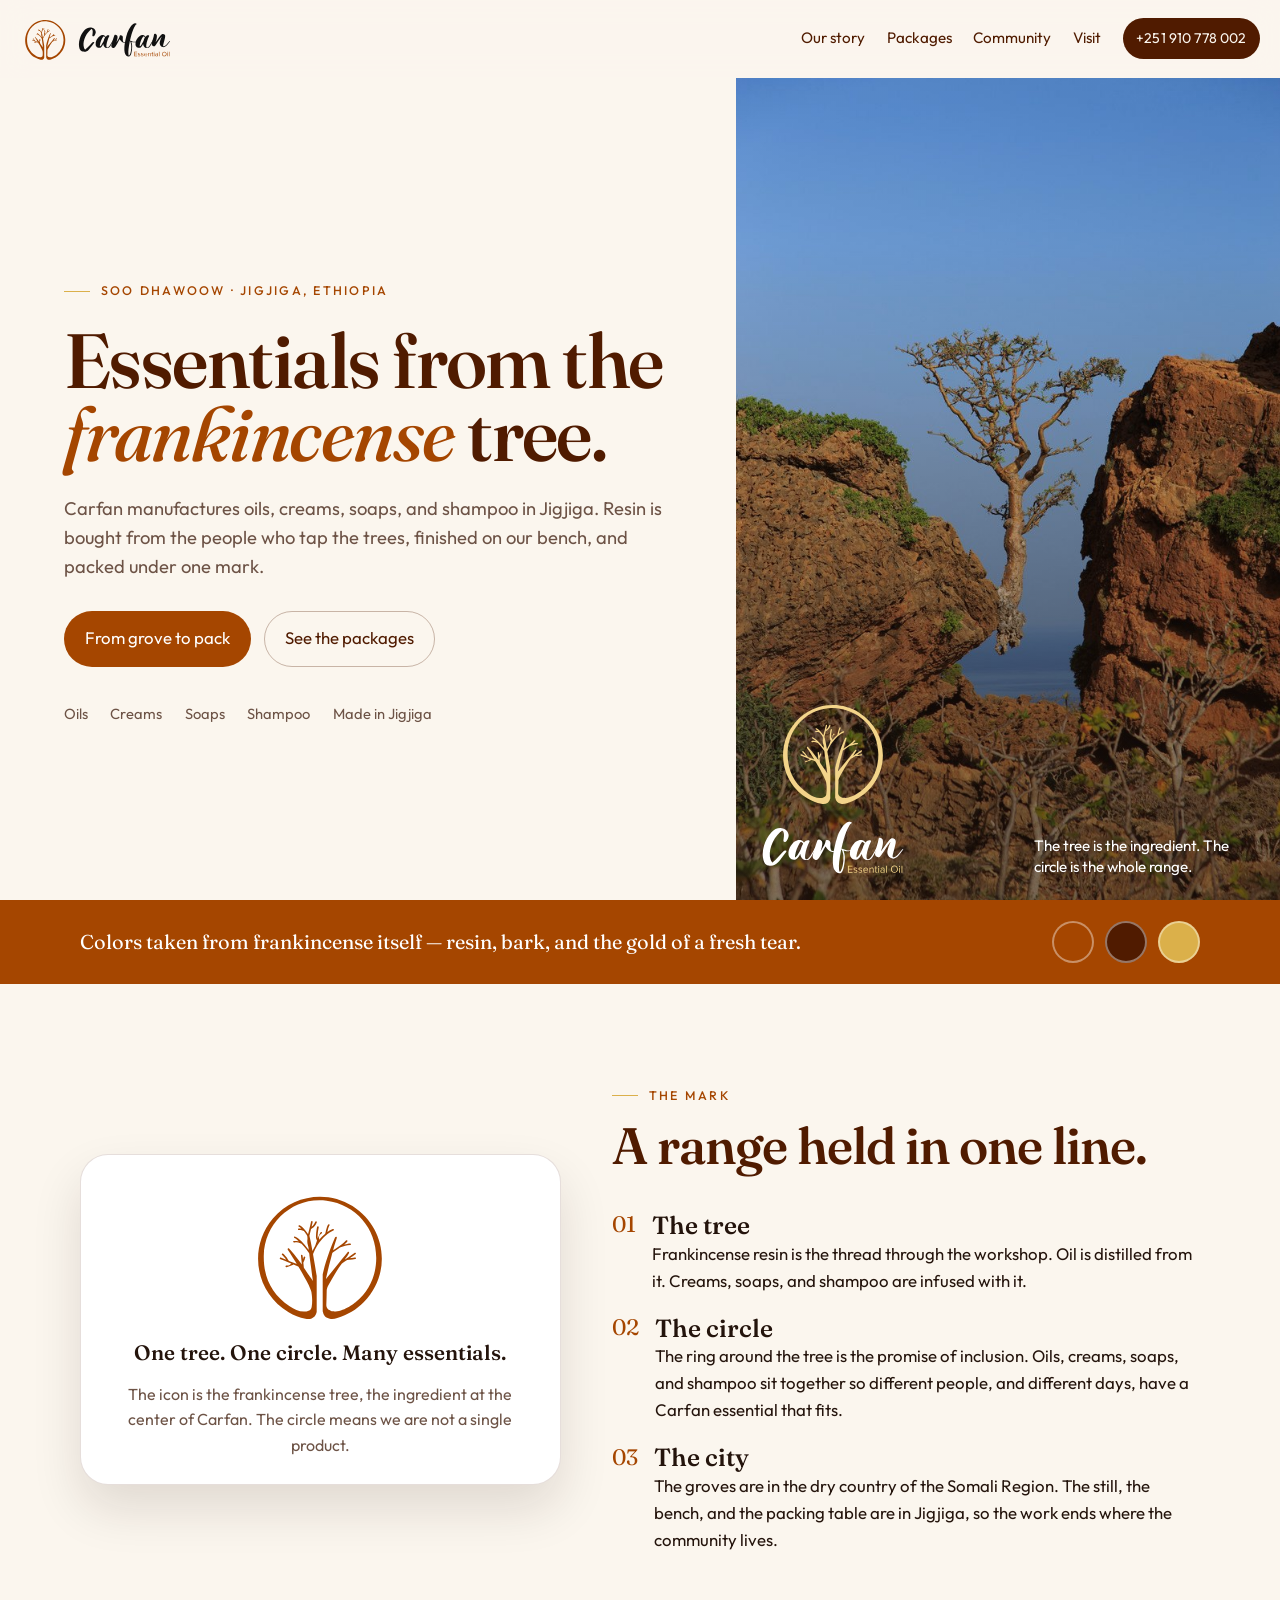
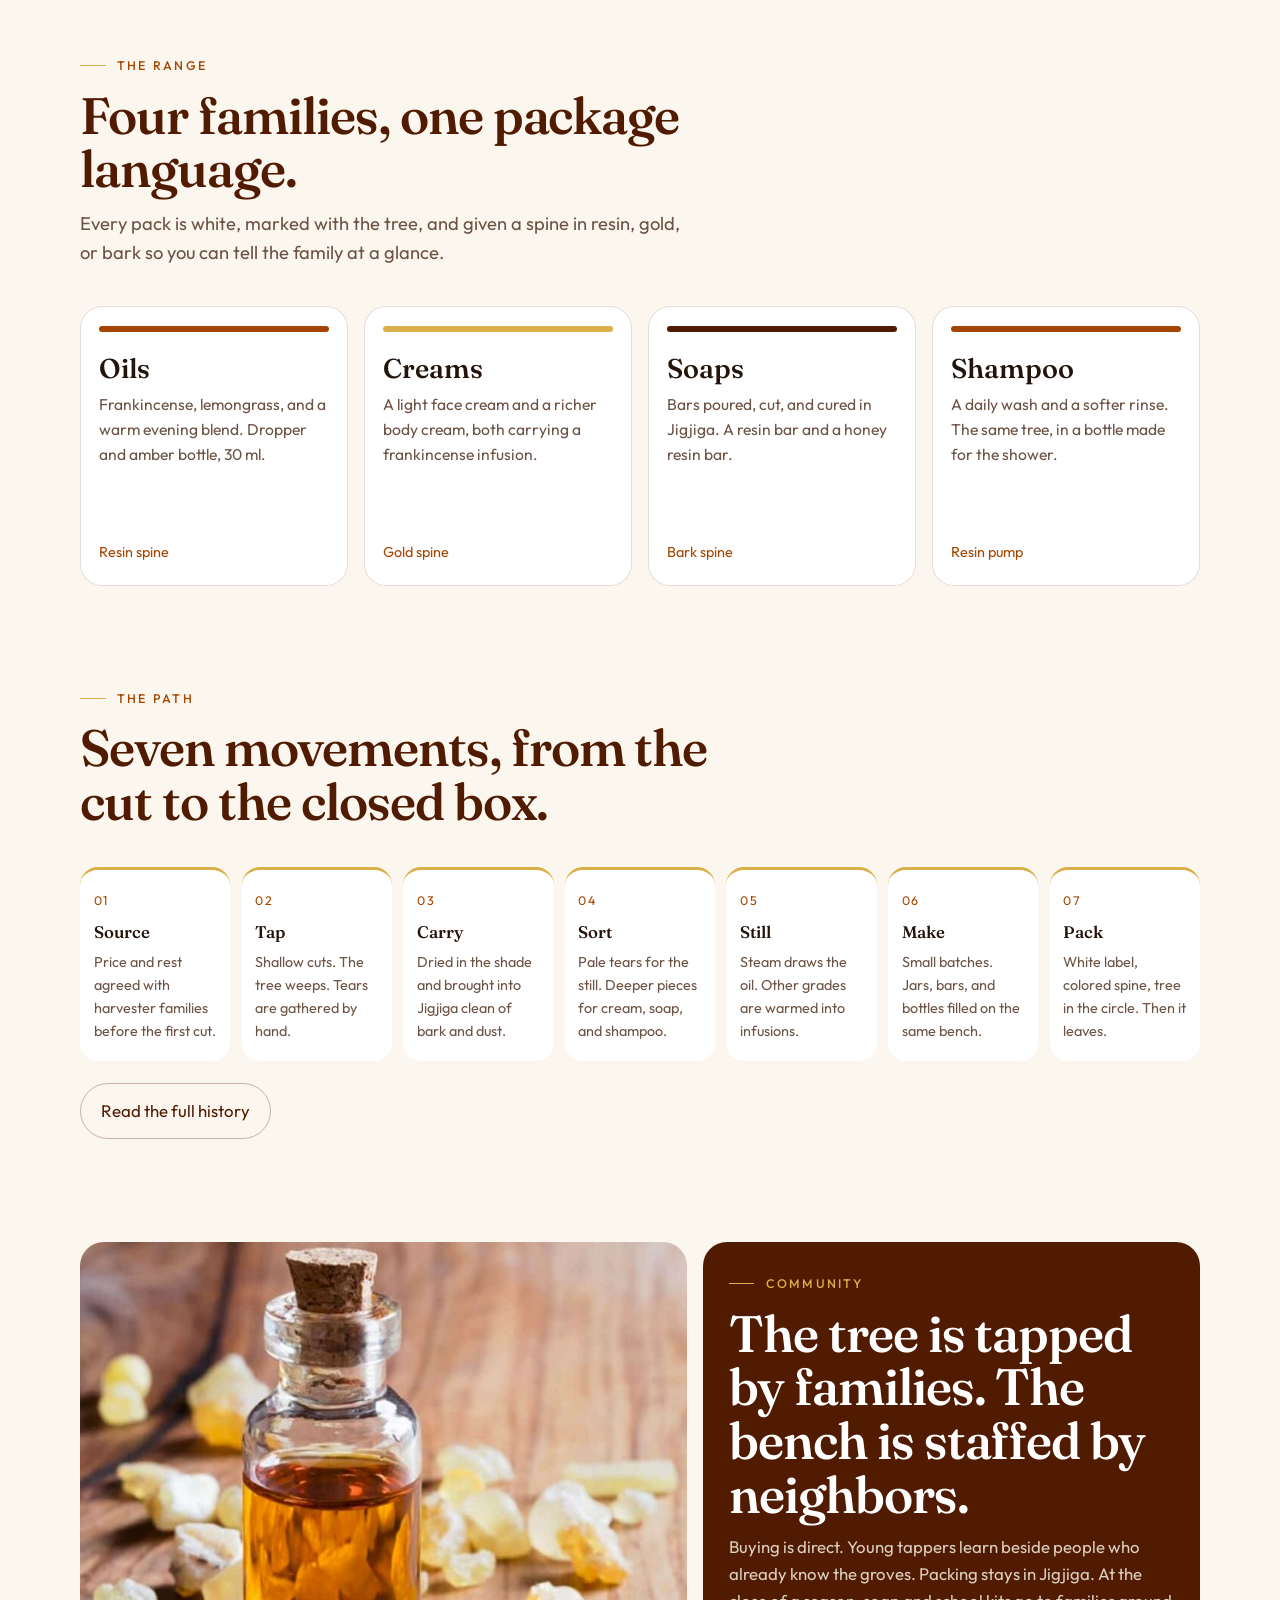
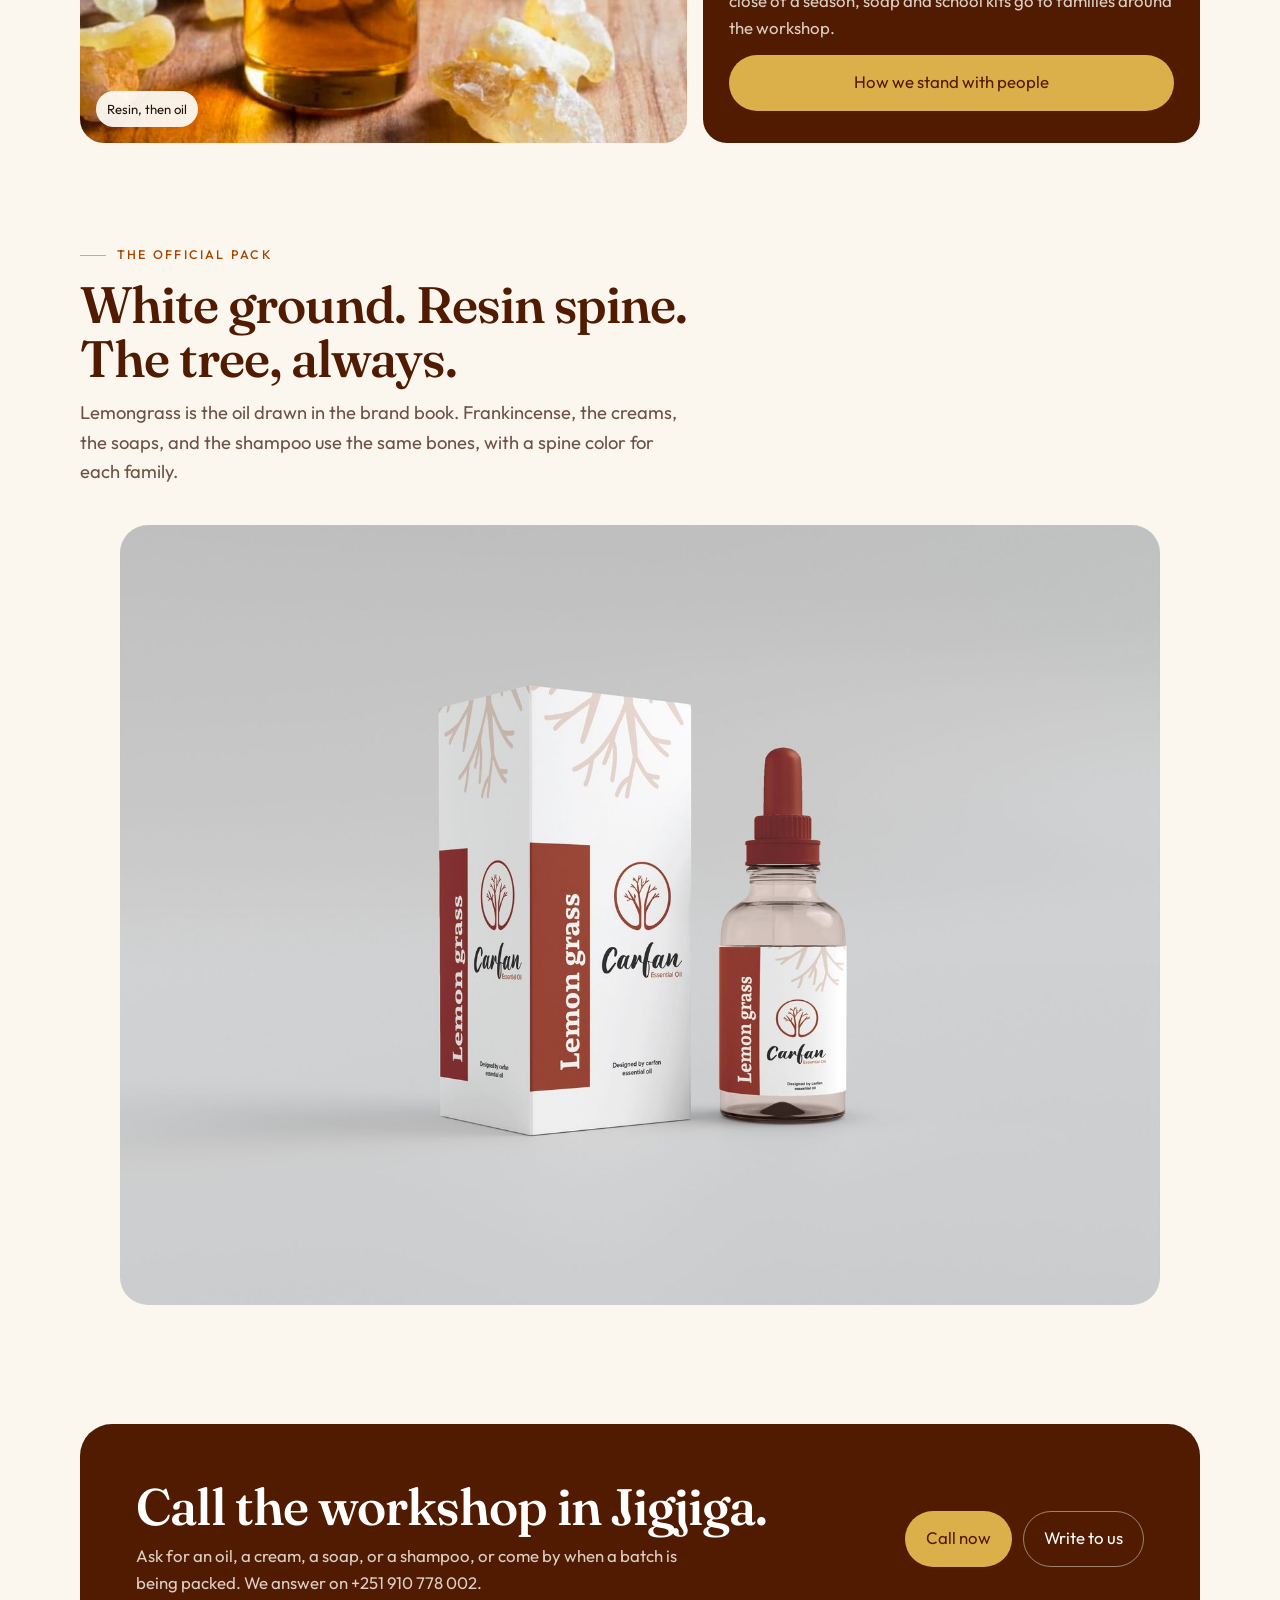
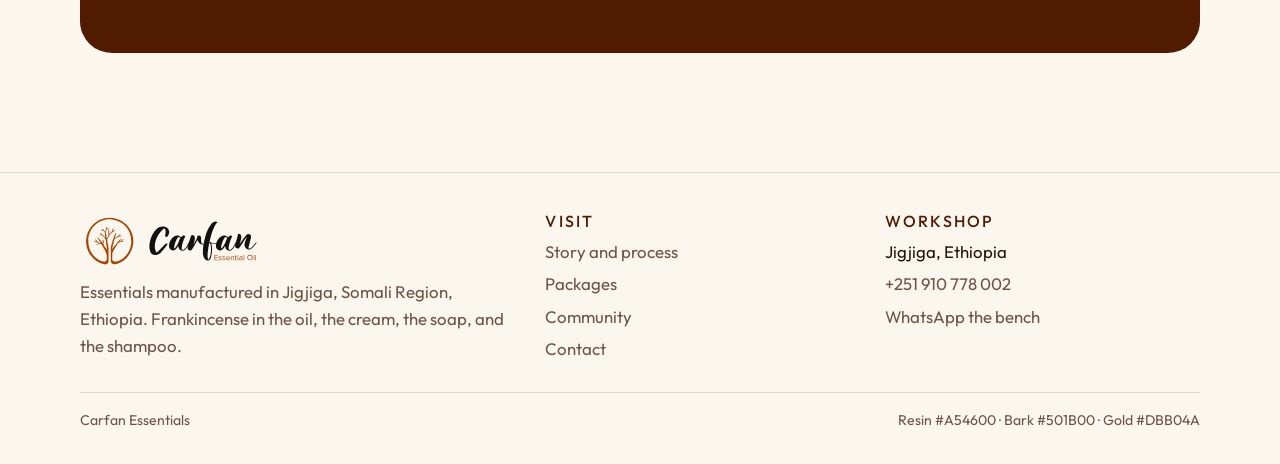
<file: index.html>
<!DOCTYPE html>
<html lang="en">
<head>
  <meta charset="utf-8">
  <meta name="viewport" content="width=device-width, initial-scale=1">
  <title>Carfan Essentials — Oils, creams, soaps, and shampoo from Jigjiga</title>
  <meta name="description" content="Carfan Essentials manufactures oils, creams, soaps, and shampoo in Jigjiga, Ethiopia. Frankincense is sourced, distilled, made, and packed under one mark.">
  <meta name="theme-color" content="#A54600">
  <link rel="icon" href="favicon.svg" type="image/svg+xml">
  <link rel="preconnect" href="https://fonts.googleapis.com">
  <link rel="preconnect" href="https://fonts.gstatic.com" crossorigin>
  <link href="https://fonts.googleapis.com/css2?family=Fraunces:ital,opsz,wght@0,9..144,500;0,9..144,560;1,9..144,500&family=Outfit:wght@300;400;500;600&display=swap" rel="stylesheet">
  <link rel="stylesheet" href="css/styles.css">
  <script type="application/ld+json">
  {
    "@context": "https://schema.org",
    "@type": "Manufacturer",
    "name": "Carfan Essentials",
    "url": "https://carfanessentials.com",
    "telephone": "+251910778002",
    "address": {
      "@type": "PostalAddress",
      "addressLocality": "Jigjiga",
      "addressRegion": "Somali Region",
      "addressCountry": "ET"
    },
    "brand": "Carfan",
    "makesOffer": ["Essential oils", "Creams", "Soaps", "Shampoo"]
  }
  </script>
</head>
<body data-page="home">
  <a class="skip" href="#main">Skip to content</a>
  <header class="site-header">
    <div class="header-inner">
      <a class="brand" href="index.html" aria-label="Carfan Essentials home">
        <img src="assets/logo-horizontal.svg" alt="Carfan Essential Oil">
      </a>
      <button class="nav-toggle" type="button" aria-expanded="false" aria-controls="site-nav" aria-label="Menu">
        <span></span>
      </button>
      <nav class="site-nav" id="site-nav">
        <a href="story.html" data-nav="story">Our story</a>
        <a href="products.html" data-nav="products">Packages</a>
        <a href="community.html" data-nav="community">Community</a>
        <a href="contact.html" data-nav="contact">Visit</a>
        <a class="nav-phone" href="tel:+251910778002">+251 910 778 002</a>
      </nav>
    </div>
  </header>

  <main id="main">
    <section class="hero">
      <div class="hero-copy">
        <p class="kicker">Soo dhawoow · Jigjiga, Ethiopia</p>
        <h1>Essentials from the <em>frankincense</em> tree.</h1>
        <p class="lead">Carfan manufactures oils, creams, soaps, and shampoo in Jigjiga. Resin is bought from the people who tap the trees, finished on our bench, and packed under one mark.</p>
        <div class="hero-actions">
          <a class="btn btn-resin" href="story.html">From grove to pack</a>
          <a class="btn btn-ghost" href="products.html">See the packages</a>
        </div>
        <div class="hero-meta">
          <span>Oils</span>
          <span>Creams</span>
          <span>Soaps</span>
          <span>Shampoo</span>
          <span>Made in Jigjiga</span>
        </div>
      </div>
      <div class="hero-visual">
        <img class="tree" src="assets/tree.jpg" alt="The spare, branching tree that shaped the Carfan mark, standing between red rock.">
        <div class="hero-lockup">
          <img src="assets/logo-vertical-light.svg" alt="">
          <p>The tree is the ingredient. The circle is the whole range.</p>
        </div>
      </div>
    </section>

    <section class="swatch-band" aria-label="Brand colors">
      <div class="wrap swatch-row">
        <p>Colors taken from frankincense itself — resin, bark, and the gold of a fresh tear.</p>
        <div class="swatches">
          <div class="swatch" style="background:#A54600" title="#A54600"><span>Resin #A54600</span></div>
          <div class="swatch" style="background:#501B00" title="#501B00"><span>Bark #501B00</span></div>
          <div class="swatch" style="background:#DBB04A" title="#DBB04A"><span>Gold #DBB04A</span></div>
        </div>
      </div>
    </section>

    <section class="section">
      <div class="wrap split">
        <div class="mark-card">
          <img src="assets/logo-mark.svg" alt="Carfan mark: a frankincense tree inside a circle">
          <strong>One tree. One circle. Many essentials.</strong>
          <p class="lead" style="font-size:1rem">The icon is the frankincense tree, the ingredient at the center of Carfan. The circle means we are not a single product.</p>
        </div>
        <div>
          <div class="section-head">
            <p class="kicker">The mark</p>
            <h2>A range held in one line.</h2>
          </div>
          <div class="meaning-points">
            <article>
              <span class="num">01</span>
              <div>
                <h3>The tree</h3>
                <p>Frankincense resin is the thread through the workshop. Oil is distilled from it. Creams, soaps, and shampoo are infused with it.</p>
              </div>
            </article>
            <article>
              <span class="num">02</span>
              <div>
                <h3>The circle</h3>
                <p>The ring around the tree is the promise of inclusion. Oils, creams, soaps, and shampoo sit together so different people, and different days, have a Carfan essential that fits.</p>
              </div>
            </article>
            <article>
              <span class="num">03</span>
              <div>
                <h3>The city</h3>
                <p>The groves are in the dry country of the Somali Region. The still, the bench, and the packing table are in Jigjiga, so the work ends where the community lives.</p>
              </div>
            </article>
          </div>
        </div>
      </div>
    </section>

    <section class="section" style="padding-top:0">
      <div class="wrap">
        <div class="section-head">
          <p class="kicker">The range</p>
          <h2>Four families, one package language.</h2>
          <p class="lead">Every pack is white, marked with the tree, and given a spine in resin, gold, or bark so you can tell the family at a glance.</p>
        </div>
        <div class="range-grid">
          <a class="range-card" href="products.html#oils">
            <span class="spine-dot"></span>
            <h3>Oils</h3>
            <p>Frankincense, lemongrass, and a warm evening blend. Dropper and amber bottle, 30 ml.</p>
            <em>Resin spine</em>
          </a>
          <a class="range-card" href="products.html#creams" style="--tone:#DBB04A">
            <span class="spine-dot"></span>
            <h3>Creams</h3>
            <p>A light face cream and a richer body cream, both carrying a frankincense infusion.</p>
            <em>Gold spine</em>
          </a>
          <a class="range-card" href="products.html#soaps" style="--tone:#501B00">
            <span class="spine-dot"></span>
            <h3>Soaps</h3>
            <p>Bars poured, cut, and cured in Jigjiga. A resin bar and a honey resin bar.</p>
            <em>Bark spine</em>
          </a>
          <a class="range-card" href="products.html#shampoo">
            <span class="spine-dot"></span>
            <h3>Shampoo</h3>
            <p>A daily wash and a softer rinse. The same tree, in a bottle made for the shower.</p>
            <em>Resin pump</em>
          </a>
        </div>
      </div>
    </section>

    <section class="section" style="padding-top:0">
      <div class="wrap">
        <div class="section-head">
          <p class="kicker">The path</p>
          <h2>Seven movements, from the cut to the closed box.</h2>
        </div>
        <div class="steps">
          <article class="step"><span>01</span><b>Source</b><p>Price and rest agreed with harvester families before the first cut.</p></article>
          <article class="step"><span>02</span><b>Tap</b><p>Shallow cuts. The tree weeps. Tears are gathered by hand.</p></article>
          <article class="step"><span>03</span><b>Carry</b><p>Dried in the shade and brought into Jigjiga clean of bark and dust.</p></article>
          <article class="step"><span>04</span><b>Sort</b><p>Pale tears for the still. Deeper pieces for cream, soap, and shampoo.</p></article>
          <article class="step"><span>05</span><b>Still</b><p>Steam draws the oil. Other grades are warmed into infusions.</p></article>
          <article class="step"><span>06</span><b>Make</b><p>Small batches. Jars, bars, and bottles filled on the same bench.</p></article>
          <article class="step"><span>07</span><b>Pack</b><p>White label, colored spine, tree in the circle. Then it leaves.</p></article>
        </div>
        <p style="margin-top:1.4rem"><a class="btn btn-ghost" href="story.html">Read the full history</a></p>
      </div>
    </section>

    <section class="section" style="padding-top:0">
      <div class="wrap photo-panel">
        <figure>
          <img src="assets/oil.jpg" alt="A small glass bottle of golden oil beside pale frankincense resin on wood.">
          <figcaption>Resin, then oil</figcaption>
        </figure>
        <div class="note-card">
          <p class="kicker" style="color:var(--gold)">Community</p>
          <h2>The tree is tapped by families. The bench is staffed by neighbors.</h2>
          <p>Buying is direct. Young tappers learn beside people who already know the groves. Packing stays in Jigjiga. At the close of a season, soap and school kits go to families around the workshop.</p>
          <a class="btn btn-gold" href="community.html">How we stand with people</a>
        </div>
      </div>
    </section>

    <section class="section" style="padding-top:0">
      <div class="wrap">
        <div class="section-head">
          <p class="kicker">The official pack</p>
          <h2>White ground. Resin spine. The tree, always.</h2>
          <p class="lead">Lemongrass is the oil drawn in the brand book. Frankincense, the creams, the soaps, and the shampoo use the same bones, with a spine color for each family.</p>
        </div>
        <figure class="official">
          <img src="assets/pack-lemongrass.jpg" alt="Carfan lemongrass essential oil: a white carton with a resin spine beside a dropper bottle.">
        </figure>
      </div>
    </section>

    <section class="section" style="padding-top:0">
      <div class="wrap">
        <div class="cta">
          <div>
            <h2>Call the workshop in Jigjiga.</h2>
            <p>Ask for an oil, a cream, a soap, or a shampoo, or come by when a batch is being packed. We answer on +251 910 778 002.</p>
          </div>
          <div class="cta-actions">
            <a class="btn btn-gold" href="tel:+251910778002">Call now</a>
            <a class="btn btn-light" href="contact.html">Write to us</a>
          </div>
        </div>
      </div>
    </section>
  </main>

  <footer class="site-footer">
    <div class="wrap footer-grid">
      <div>
        <img src="assets/logo-horizontal.svg" alt="Carfan Essential Oil">
        <p>Essentials manufactured in Jigjiga, Somali Region, Ethiopia. Frankincense in the oil, the cream, the soap, and the shampoo.</p>
      </div>
      <div>
        <h2>Visit</h2>
        <ul>
          <li><a href="story.html">Story and process</a></li>
          <li><a href="products.html">Packages</a></li>
          <li><a href="community.html">Community</a></li>
          <li><a href="contact.html">Contact</a></li>
        </ul>
      </div>
      <div>
        <h2>Workshop</h2>
        <ul>
          <li>Jigjiga, Ethiopia</li>
          <li><a href="tel:+251910778002">+251 910 778 002</a></li>
          <li><a href="https://wa.me/251910778002">WhatsApp the bench</a></li>
        </ul>
      </div>
    </div>
    <div class="wrap legal">
      <span>Carfan Essentials</span>
      <span>Resin #A54600 · Bark #501B00 · Gold #DBB04A</span>
    </div>
  </footer>
  <script src="js/main.js"></script>
</body>
</html>
</file>
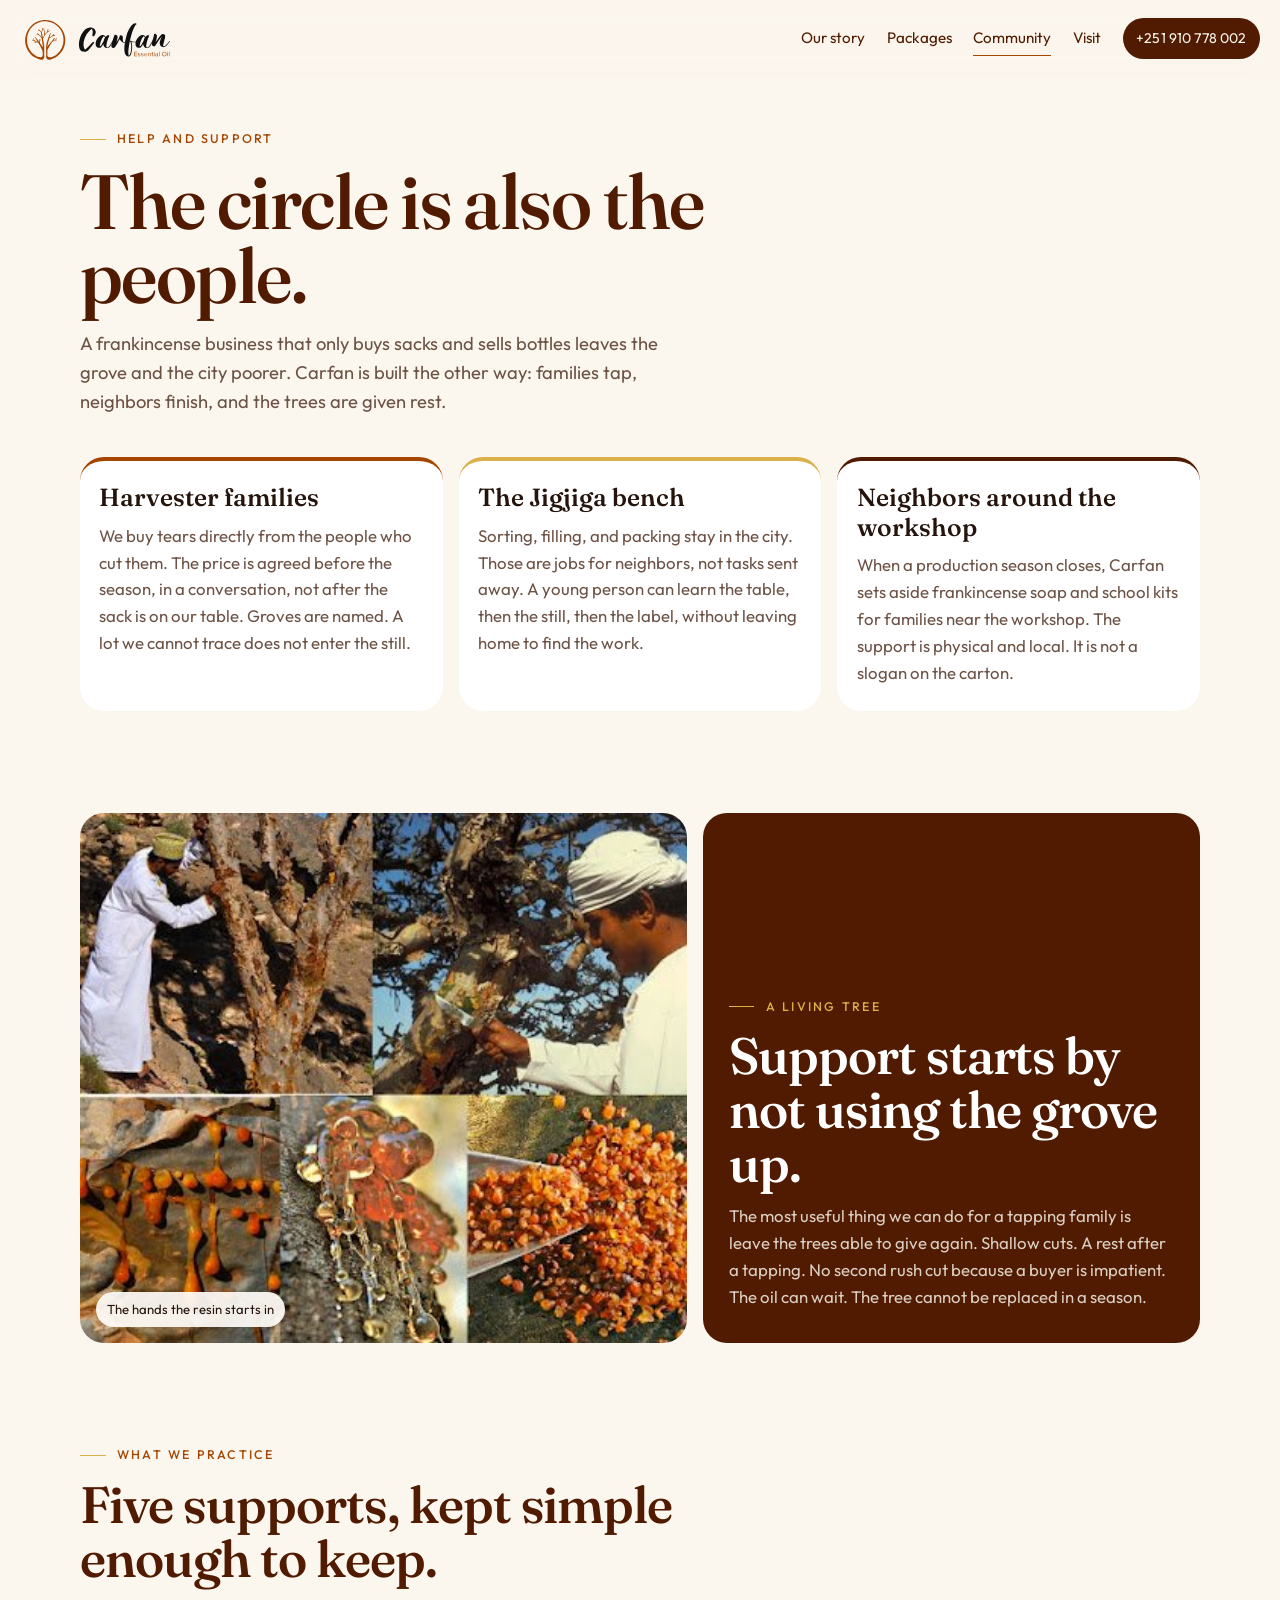
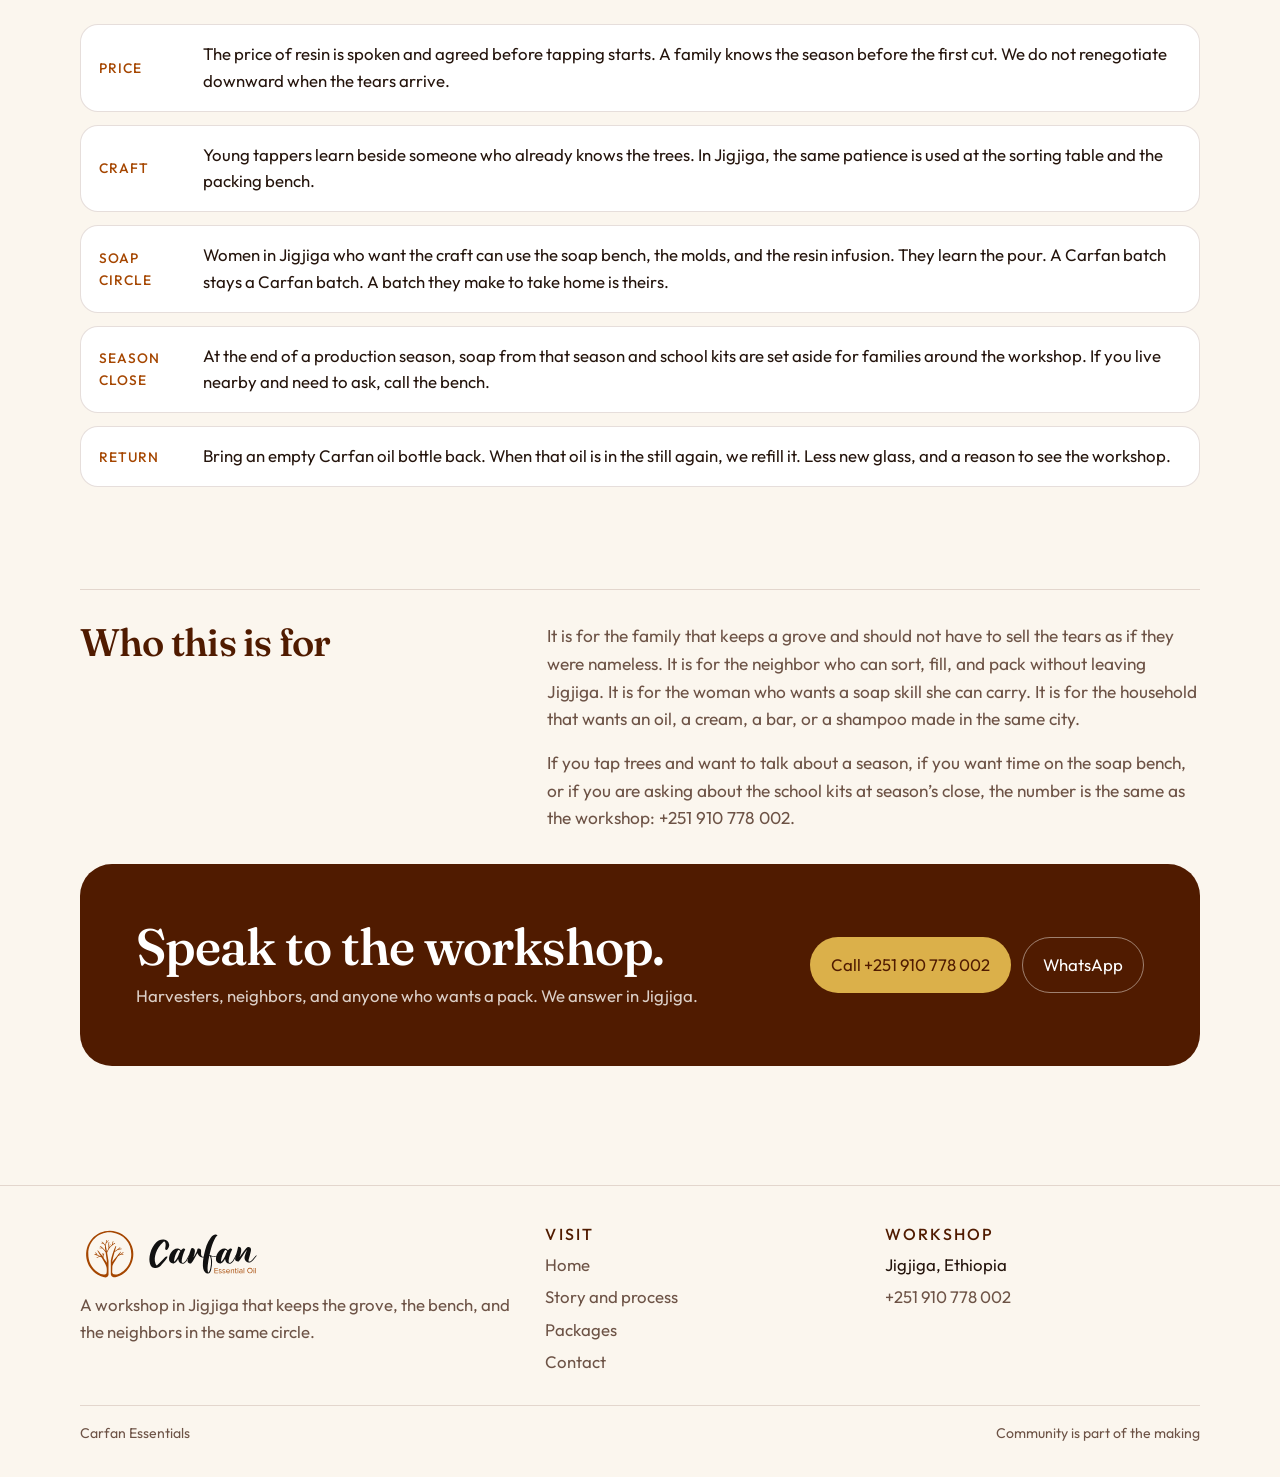
<file: community.html>
<!DOCTYPE html>
<html lang="en">
<head>
  <meta charset="utf-8">
  <meta name="viewport" content="width=device-width, initial-scale=1">
  <title>Community — Carfan Essentials, Jigjiga</title>
  <meta name="description" content="How Carfan Essentials works with frankincense harvester families, the Jigjiga workshop, and neighbors: fair buying, shared craft, and support at the close of a season.">
  <meta name="theme-color" content="#A54600">
  <link rel="icon" href="favicon.svg" type="image/svg+xml">
  <link rel="preconnect" href="https://fonts.googleapis.com">
  <link rel="preconnect" href="https://fonts.gstatic.com" crossorigin>
  <link href="https://fonts.googleapis.com/css2?family=Fraunces:ital,opsz,wght@0,9..144,500;0,9..144,560;1,9..144,500&family=Outfit:wght@300;400;500;600&display=swap" rel="stylesheet">
  <link rel="stylesheet" href="css/styles.css">
</head>
<body data-page="community">
  <a class="skip" href="#main">Skip to content</a>
  <header class="site-header">
    <div class="header-inner">
      <a class="brand" href="index.html" aria-label="Carfan Essentials home">
        <img src="assets/logo-horizontal.svg" alt="Carfan Essential Oil">
      </a>
      <button class="nav-toggle" type="button" aria-expanded="false" aria-controls="site-nav" aria-label="Menu"><span></span></button>
      <nav class="site-nav" id="site-nav">
        <a href="story.html" data-nav="story">Our story</a>
        <a href="products.html" data-nav="products">Packages</a>
        <a href="community.html" data-nav="community">Community</a>
        <a href="contact.html" data-nav="contact">Visit</a>
        <a class="nav-phone" href="tel:+251910778002">+251 910 778 002</a>
      </nav>
    </div>
  </header>

  <main id="main">
    <header class="page-hero wrap">
      <p class="kicker">Help and support</p>
      <h1>The circle is also the people.</h1>
      <p class="lead">A frankincense business that only buys sacks and sells bottles leaves the grove and the city poorer. Carfan is built the other way: families tap, neighbors finish, and the trees are given rest.</p>
    </header>

    <section class="section" style="padding-top:1.5rem">
      <div class="wrap pillars">
        <article class="pillar">
          <h3>Harvester families</h3>
          <p>We buy tears directly from the people who cut them. The price is agreed before the season, in a conversation, not after the sack is on our table. Groves are named. A lot we cannot trace does not enter the still.</p>
        </article>
        <article class="pillar">
          <h3>The Jigjiga bench</h3>
          <p>Sorting, filling, and packing stay in the city. Those are jobs for neighbors, not tasks sent away. A young person can learn the table, then the still, then the label, without leaving home to find the work.</p>
        </article>
        <article class="pillar">
          <h3>Neighbors around the workshop</h3>
          <p>When a production season closes, Carfan sets aside frankincense soap and school kits for families near the workshop. The support is physical and local. It is not a slogan on the carton.</p>
        </article>
      </div>
    </section>

    <section class="section" style="padding-top:0">
      <div class="wrap photo-panel">
        <figure>
          <img src="assets/harvest.jpg" alt="Harvesters tapping frankincense trees and collecting resin tears.">
          <figcaption>The hands the resin starts in</figcaption>
        </figure>
        <div class="note-card">
          <p class="kicker" style="color:var(--gold)">A living tree</p>
          <h2>Support starts by not using the grove up.</h2>
          <p>The most useful thing we can do for a tapping family is leave the trees able to give again. Shallow cuts. A rest after a tapping. No second rush cut because a buyer is impatient. The oil can wait. The tree cannot be replaced in a season.</p>
        </div>
      </div>
    </section>

    <section class="section" style="padding-top:0">
      <div class="wrap">
        <div class="section-head">
          <p class="kicker">What we practice</p>
          <h2>Five supports, kept simple enough to keep.</h2>
        </div>
        <div class="practice-list">
          <article class="practice">
            <b>Price</b>
            <p>The price of resin is spoken and agreed before tapping starts. A family knows the season before the first cut. We do not renegotiate downward when the tears arrive.</p>
          </article>
          <article class="practice">
            <b>Craft</b>
            <p>Young tappers learn beside someone who already knows the trees. In Jigjiga, the same patience is used at the sorting table and the packing bench.</p>
          </article>
          <article class="practice">
            <b>Soap circle</b>
            <p>Women in Jigjiga who want the craft can use the soap bench, the molds, and the resin infusion. They learn the pour. A Carfan batch stays a Carfan batch. A batch they make to take home is theirs.</p>
          </article>
          <article class="practice">
            <b>Season close</b>
            <p>At the end of a production season, soap from that season and school kits are set aside for families around the workshop. If you live nearby and need to ask, call the bench.</p>
          </article>
          <article class="practice">
            <b>Return</b>
            <p>Bring an empty Carfan oil bottle back. When that oil is in the still again, we refill it. Less new glass, and a reason to see the workshop.</p>
          </article>
        </div>
      </div>
    </section>

    <section class="section" style="padding-top:0">
      <div class="wrap chapter">
        <h2>Who this is for</h2>
        <div class="prose">
          <p>It is for the family that keeps a grove and should not have to sell the tears as if they were nameless. It is for the neighbor who can sort, fill, and pack without leaving Jigjiga. It is for the woman who wants a soap skill she can carry. It is for the household that wants an oil, a cream, a bar, or a shampoo made in the same city.</p>
          <p>If you tap trees and want to talk about a season, if you want time on the soap bench, or if you are asking about the school kits at season’s close, the number is the same as the workshop: +251 910 778 002.</p>
        </div>
      </div>
      <div class="wrap">
        <div class="cta">
          <div>
            <h2>Speak to the workshop.</h2>
            <p>Harvesters, neighbors, and anyone who wants a pack. We answer in Jigjiga.</p>
          </div>
          <div class="cta-actions">
            <a class="btn btn-gold" href="tel:+251910778002">Call +251 910 778 002</a>
            <a class="btn btn-light" href="https://wa.me/251910778002">WhatsApp</a>
          </div>
        </div>
      </div>
    </section>
  </main>

  <footer class="site-footer">
    <div class="wrap footer-grid">
      <div>
        <img src="assets/logo-horizontal.svg" alt="Carfan Essential Oil">
        <p>A workshop in Jigjiga that keeps the grove, the bench, and the neighbors in the same circle.</p>
      </div>
      <div>
        <h2>Visit</h2>
        <ul>
          <li><a href="index.html">Home</a></li>
          <li><a href="story.html">Story and process</a></li>
          <li><a href="products.html">Packages</a></li>
          <li><a href="contact.html">Contact</a></li>
        </ul>
      </div>
      <div>
        <h2>Workshop</h2>
        <ul>
          <li>Jigjiga, Ethiopia</li>
          <li><a href="tel:+251910778002">+251 910 778 002</a></li>
        </ul>
      </div>
    </div>
    <div class="wrap legal"><span>Carfan Essentials</span><span>Community is part of the making</span></div>
  </footer>
  <script src="js/main.js"></script>
</body>
</html>
</file>
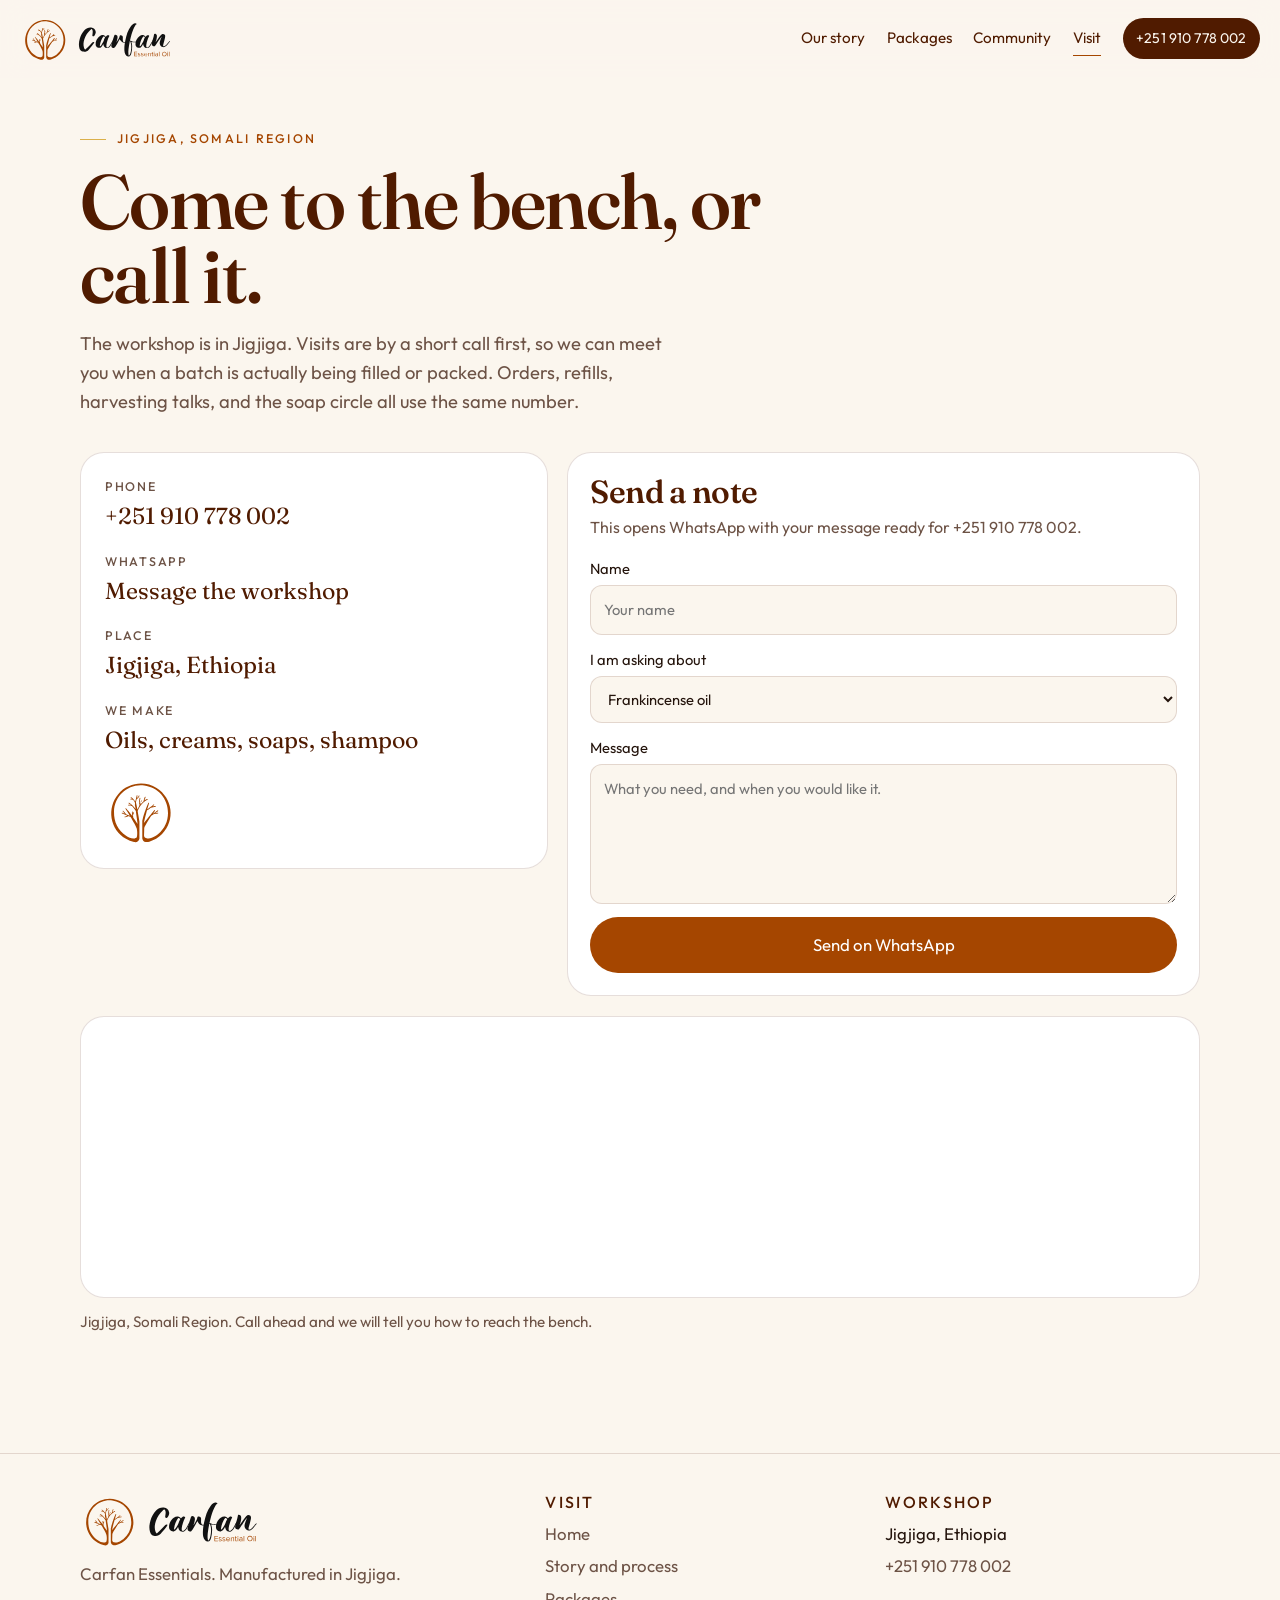
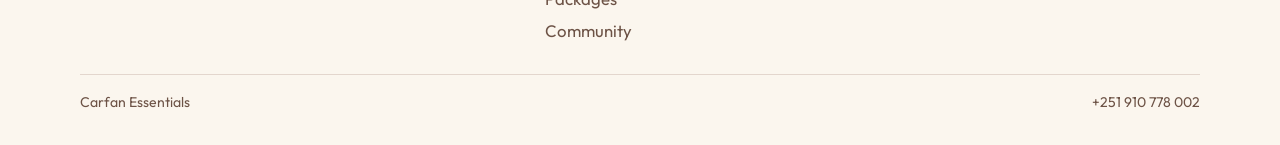
<file: contact.html>
<!DOCTYPE html>
<html lang="en">
<head>
  <meta charset="utf-8">
  <meta name="viewport" content="width=device-width, initial-scale=1">
  <title>Visit the workshop — Carfan Essentials, Jigjiga</title>
  <meta name="description" content="Contact Carfan Essentials in Jigjiga, Ethiopia. Phone +251 910 778 002. Ask about oils, creams, soaps, and shampoo.">
  <meta name="theme-color" content="#A54600">
  <link rel="icon" href="favicon.svg" type="image/svg+xml">
  <link rel="preconnect" href="https://fonts.googleapis.com">
  <link rel="preconnect" href="https://fonts.gstatic.com" crossorigin>
  <link href="https://fonts.googleapis.com/css2?family=Fraunces:ital,opsz,wght@0,9..144,500;0,9..144,560;1,9..144,500&family=Outfit:wght@300;400;500;600&display=swap" rel="stylesheet">
  <link rel="stylesheet" href="css/styles.css">
</head>
<body data-page="contact">
  <a class="skip" href="#main">Skip to content</a>
  <header class="site-header">
    <div class="header-inner">
      <a class="brand" href="index.html" aria-label="Carfan Essentials home">
        <img src="assets/logo-horizontal.svg" alt="Carfan Essential Oil">
      </a>
      <button class="nav-toggle" type="button" aria-expanded="false" aria-controls="site-nav" aria-label="Menu"><span></span></button>
      <nav class="site-nav" id="site-nav">
        <a href="story.html" data-nav="story">Our story</a>
        <a href="products.html" data-nav="products">Packages</a>
        <a href="community.html" data-nav="community">Community</a>
        <a href="contact.html" data-nav="contact">Visit</a>
        <a class="nav-phone" href="tel:+251910778002">+251 910 778 002</a>
      </nav>
    </div>
  </header>

  <main id="main">
    <header class="page-hero wrap">
      <p class="kicker">Jigjiga, Somali Region</p>
      <h1>Come to the bench, or call it.</h1>
      <p class="lead">The workshop is in Jigjiga. Visits are by a short call first, so we can meet you when a batch is actually being filled or packed. Orders, refills, harvesting talks, and the soap circle all use the same number.</p>
    </header>

    <section class="section" style="padding-top:1.2rem">
      <div class="wrap contact-grid">
        <div>
          <div class="contact-card">
            <div class="fact">
              <b>Phone</b>
              <a href="tel:+251910778002">+251 910 778 002</a>
            </div>
            <div class="fact">
              <b>WhatsApp</b>
              <a href="https://wa.me/251910778002">Message the workshop</a>
            </div>
            <div class="fact">
              <b>Place</b>
              <span>Jigjiga, Ethiopia</span>
            </div>
            <div class="fact">
              <b>We make</b>
              <span>Oils, creams, soaps, shampoo</span>
            </div>
            <img src="assets/logo-mark.svg" alt="" style="width:72px; margin-top:0.2rem">
          </div>
        </div>
        <div class="form-card">
          <h2 style="font-size:2rem; margin-bottom:0.4rem">Send a note</h2>
          <p class="lead" style="margin-bottom:1rem; font-size:1rem">This opens WhatsApp with your message ready for +251 910 778 002.</p>
          <form id="enquiry">
            <label>Name
              <input name="name" autocomplete="name" required placeholder="Your name">
            </label>
            <label>I am asking about
              <select name="interest">
                <option>Frankincense oil</option>
                <option>Lemongrass oil</option>
                <option>Resin evening oil</option>
                <option>Face cream</option>
                <option>Body cream</option>
                <option>Soap</option>
                <option>Shampoo</option>
                <option>A refill</option>
                <option>Selling resin to the workshop</option>
                <option>The soap circle</option>
                <option>A visit</option>
              </select>
            </label>
            <label>Message
              <textarea name="message" required placeholder="What you need, and when you would like it."></textarea>
            </label>
            <button class="btn btn-resin" type="submit">Send on WhatsApp</button>
          </form>
        </div>
      </div>
      <div class="wrap" style="margin-top:1.2rem">
        <div class="map-card">
          <iframe title="Map of Jigjiga, Ethiopia" loading="lazy" referrerpolicy="no-referrer-when-downgrade" src="https://www.openstreetmap.org/export/embed.html?bbox=42.72%2C9.30%2C42.88%2C9.40&amp;layer=mapnik&amp;marker=9.35%2C42.80"></iframe>
        </div>
        <p class="lead" style="margin-top:0.8rem; font-size:0.95rem">Jigjiga, Somali Region. Call ahead and we will tell you how to reach the bench.</p>
      </div>
    </section>
  </main>

  <footer class="site-footer">
    <div class="wrap footer-grid">
      <div>
        <img src="assets/logo-horizontal.svg" alt="Carfan Essential Oil">
        <p>Carfan Essentials. Manufactured in Jigjiga.</p>
      </div>
      <div>
        <h2>Visit</h2>
        <ul>
          <li><a href="index.html">Home</a></li>
          <li><a href="story.html">Story and process</a></li>
          <li><a href="products.html">Packages</a></li>
          <li><a href="community.html">Community</a></li>
        </ul>
      </div>
      <div>
        <h2>Workshop</h2>
        <ul>
          <li>Jigjiga, Ethiopia</li>
          <li><a href="tel:+251910778002">+251 910 778 002</a></li>
        </ul>
      </div>
    </div>
    <div class="wrap legal"><span>Carfan Essentials</span><span>+251 910 778 002</span></div>
  </footer>
  <script src="js/main.js"></script>
</body>
</html>
</file>
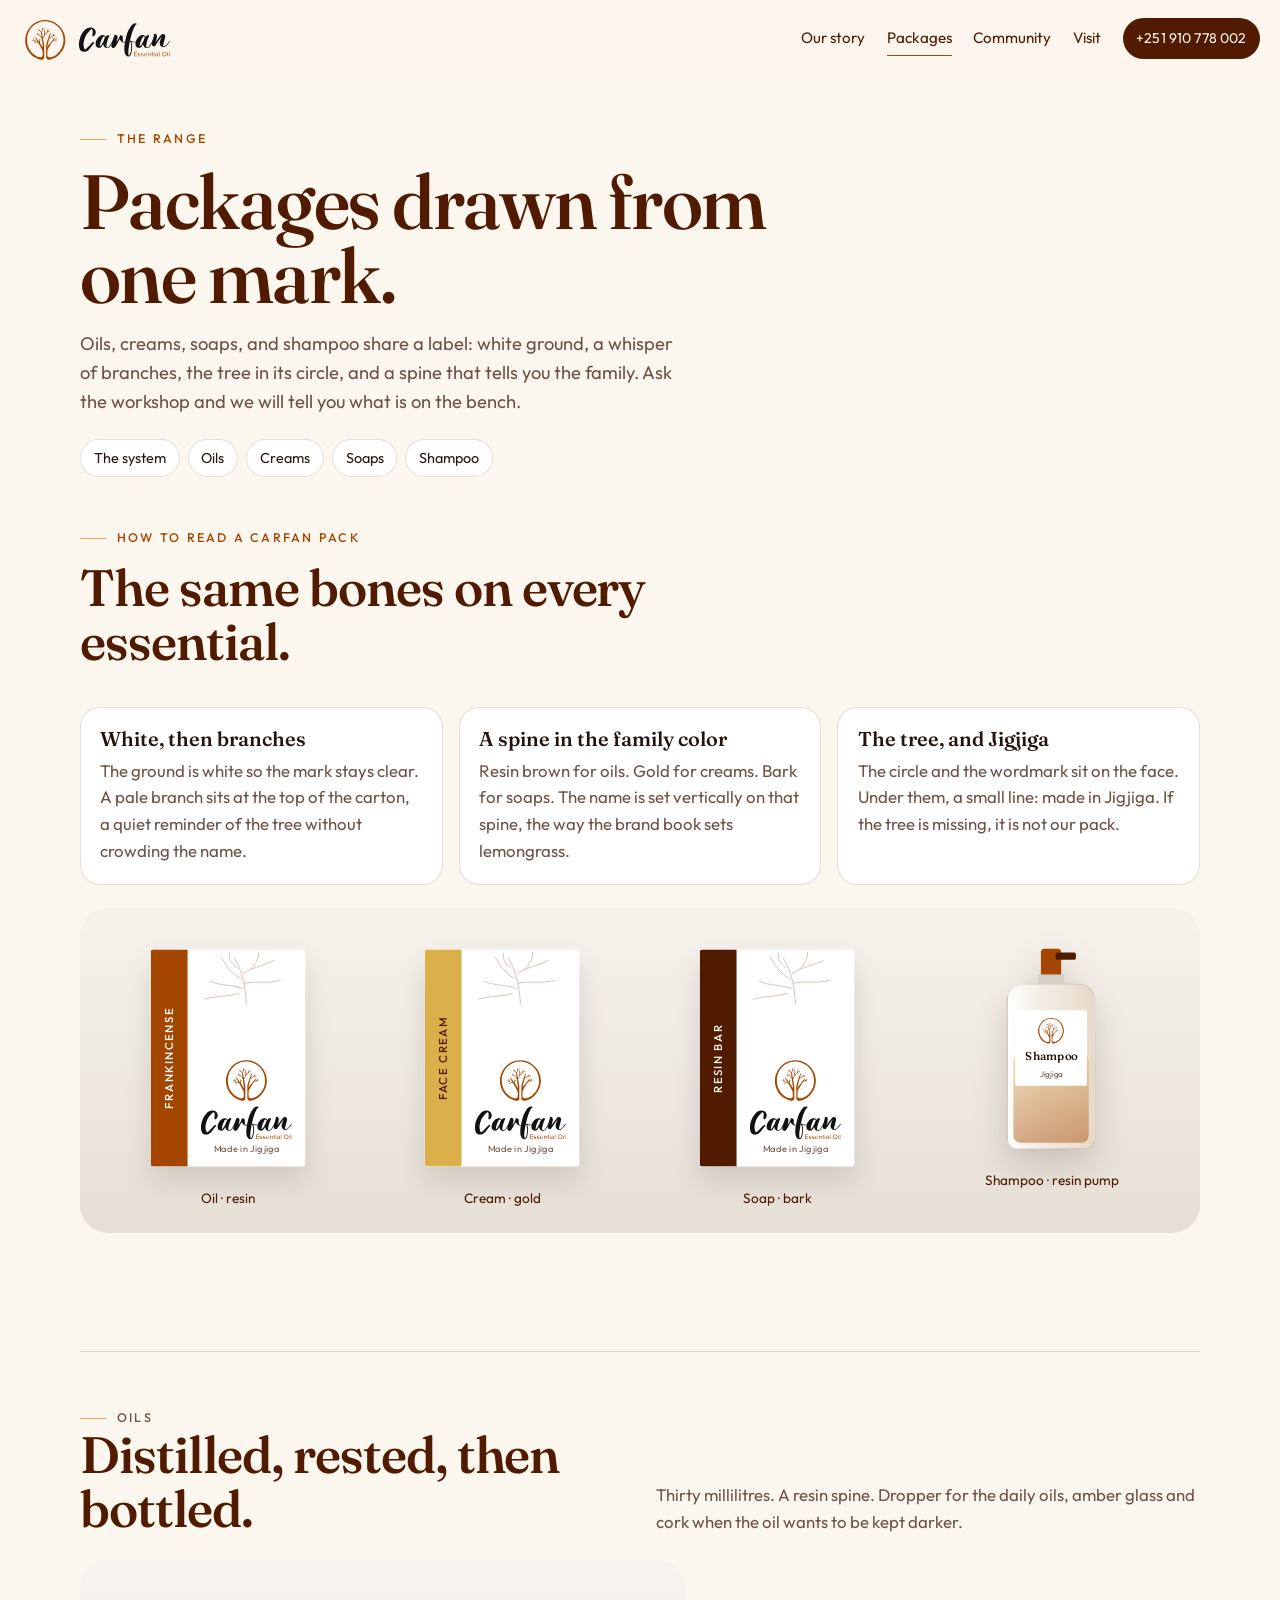
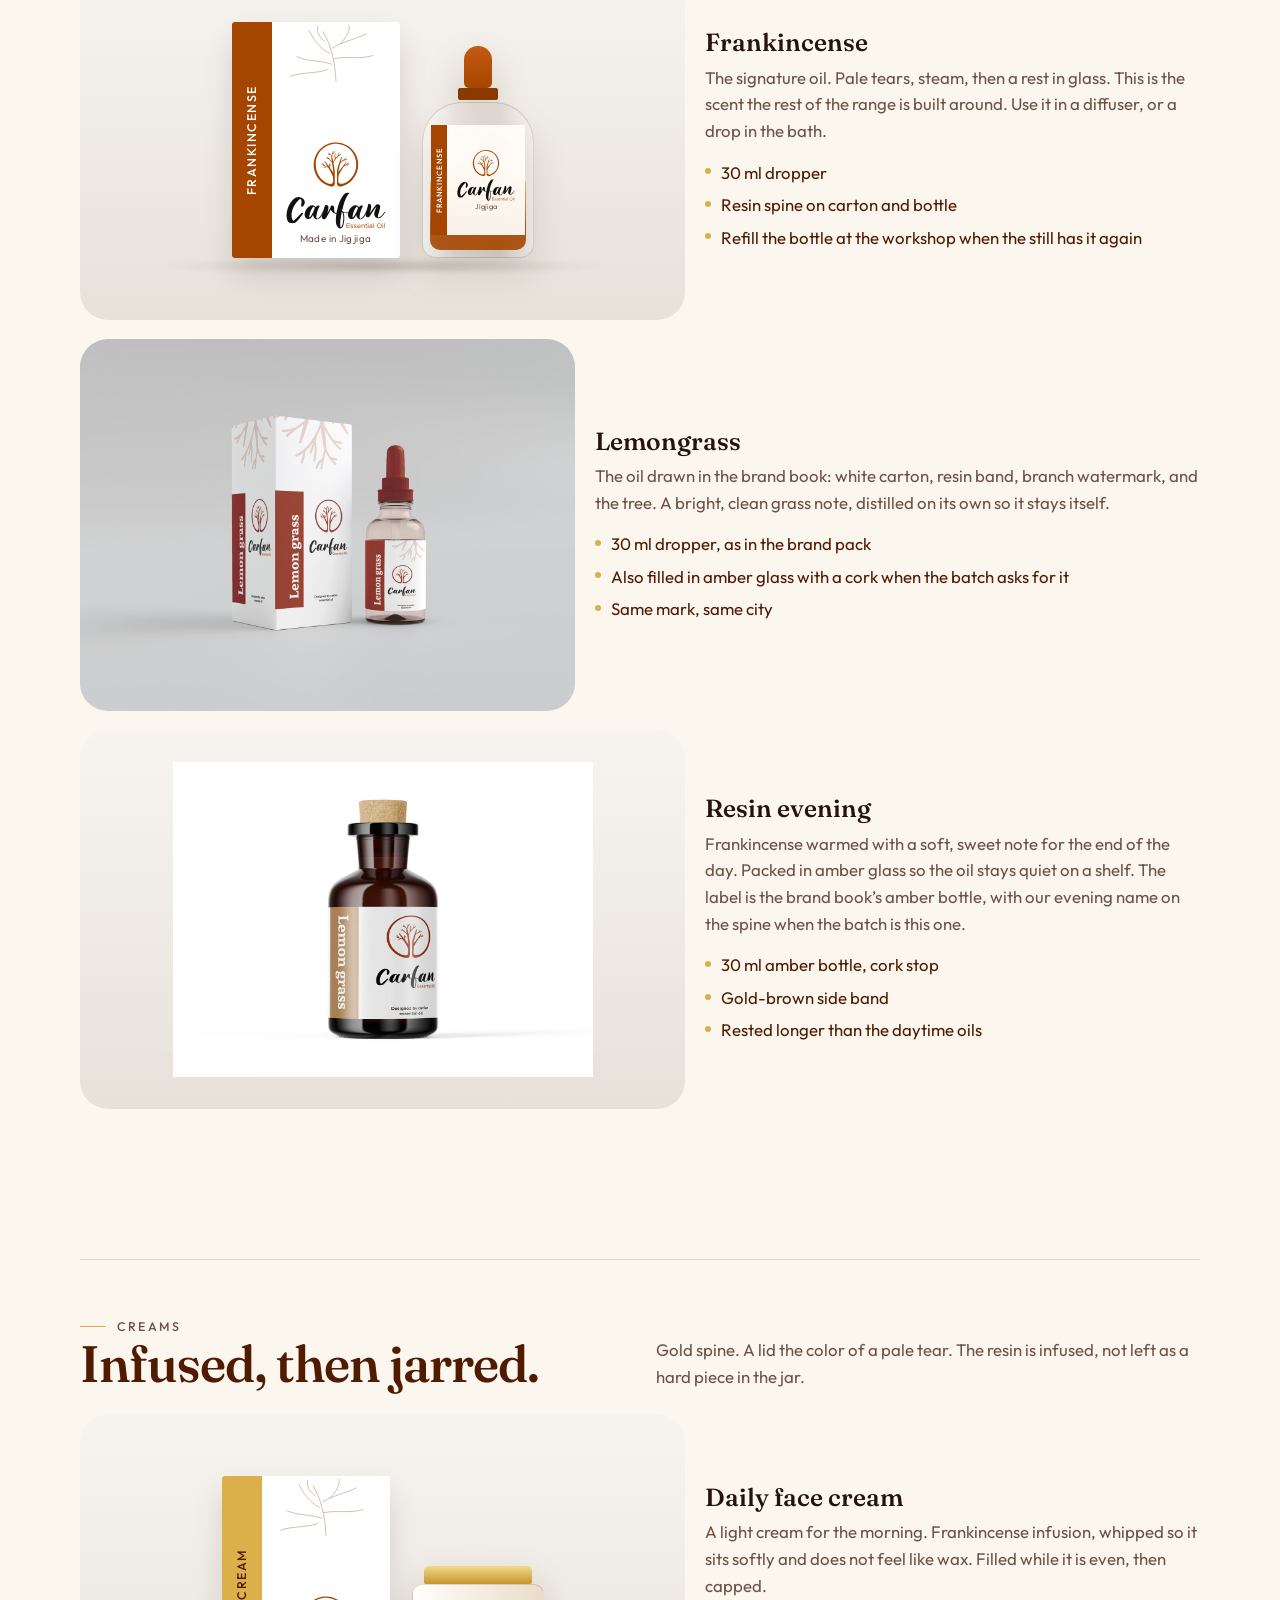
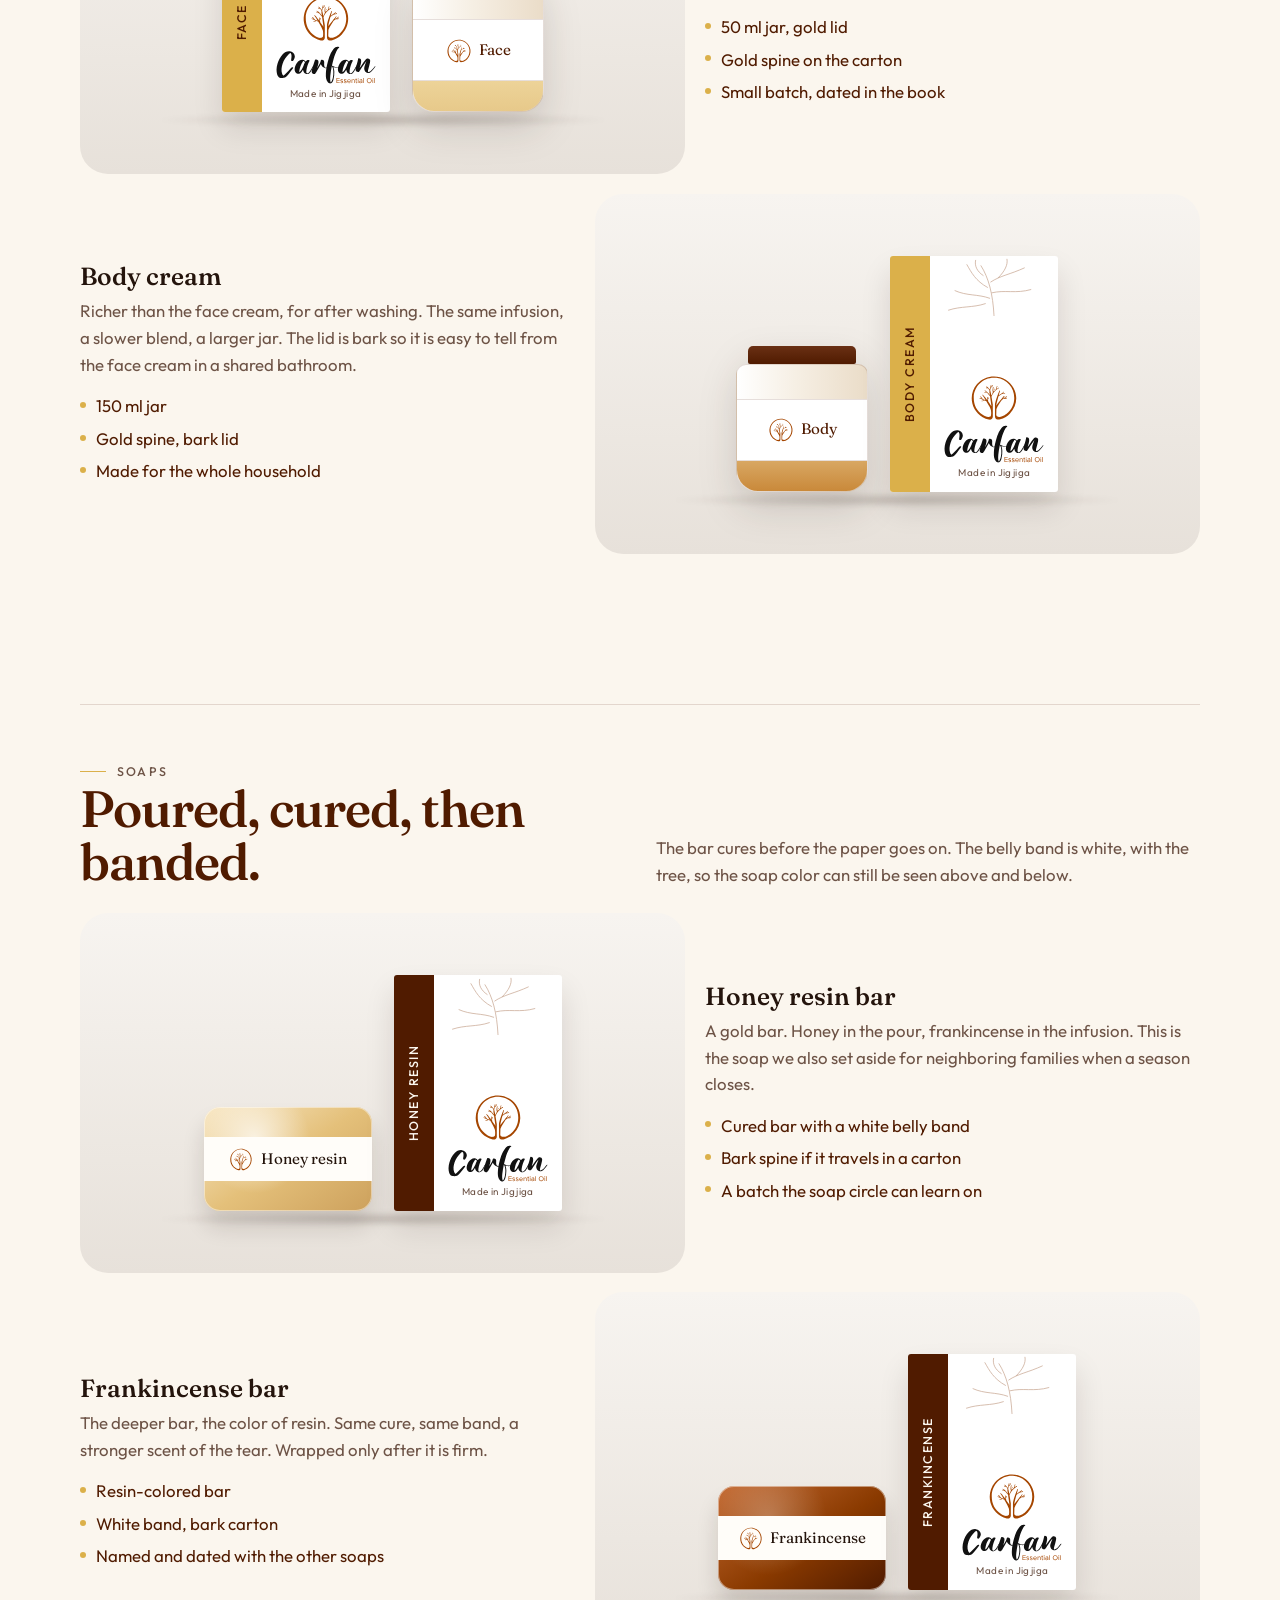
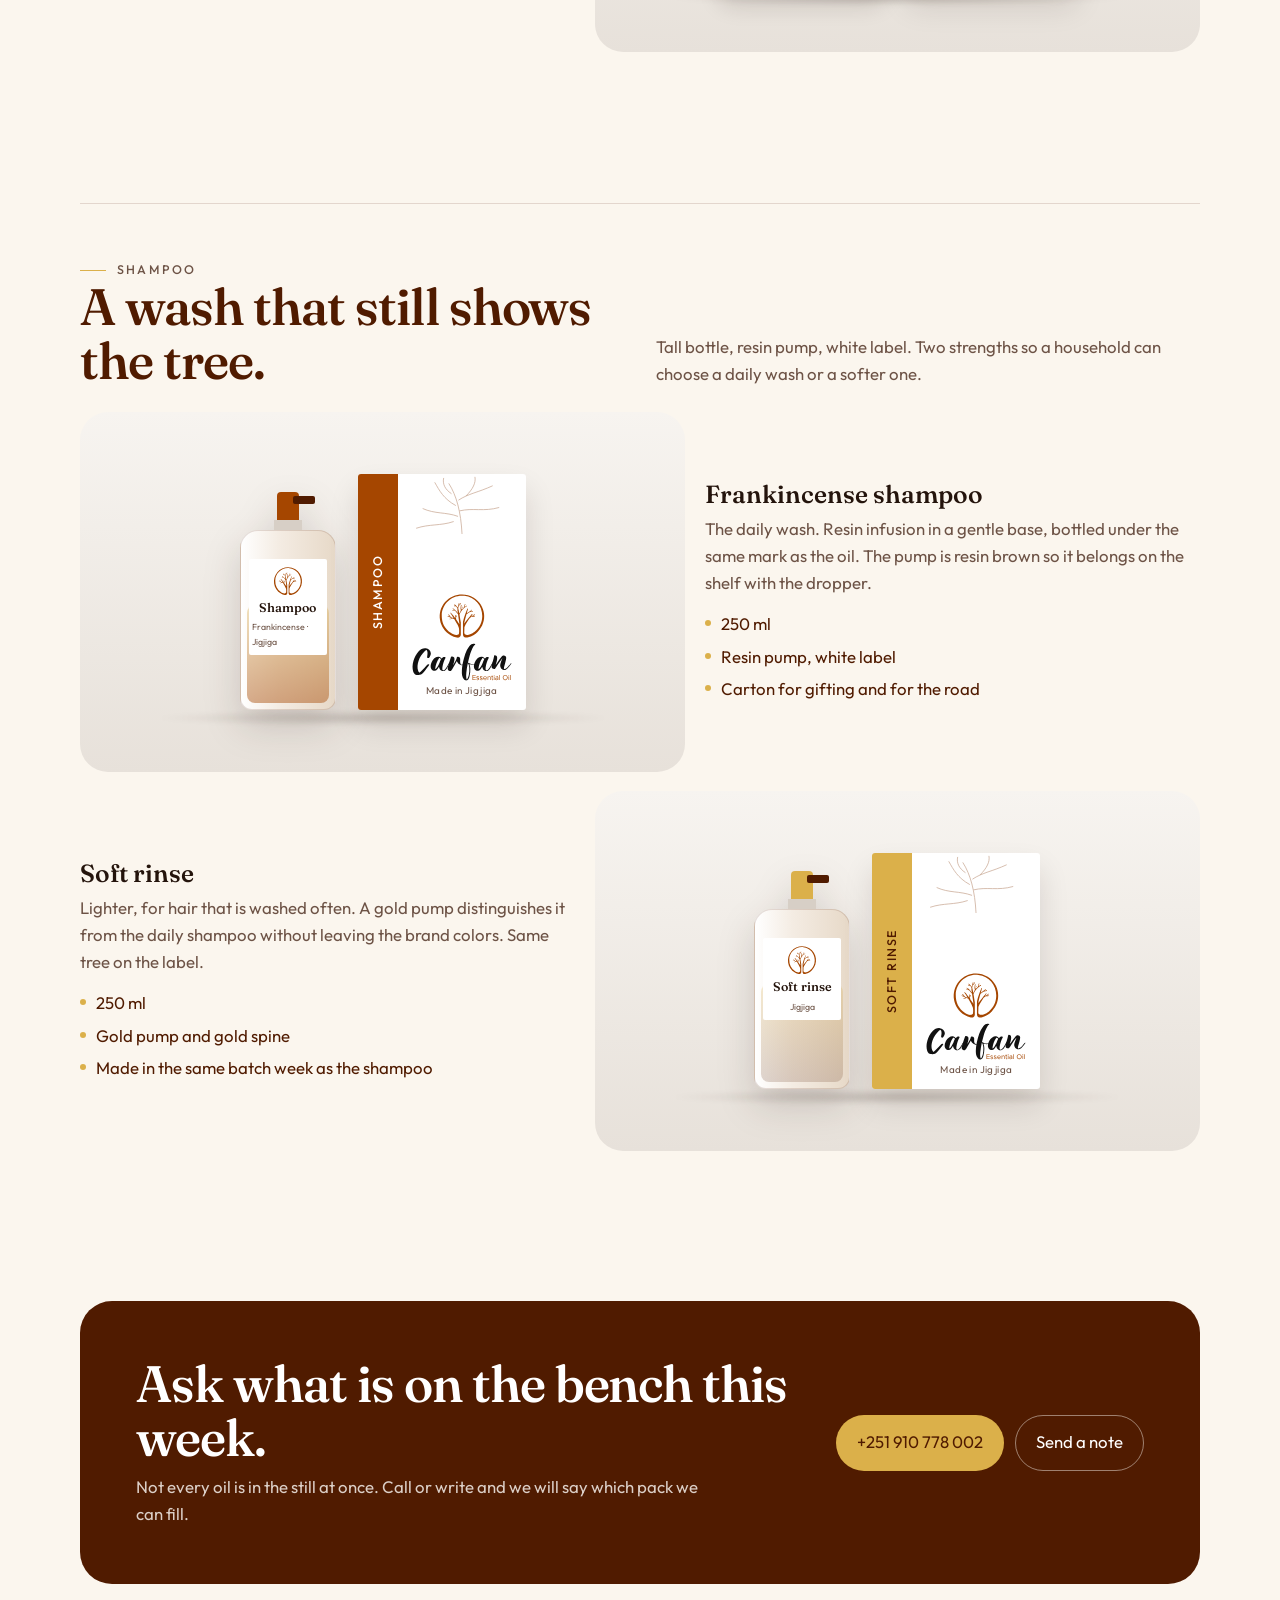
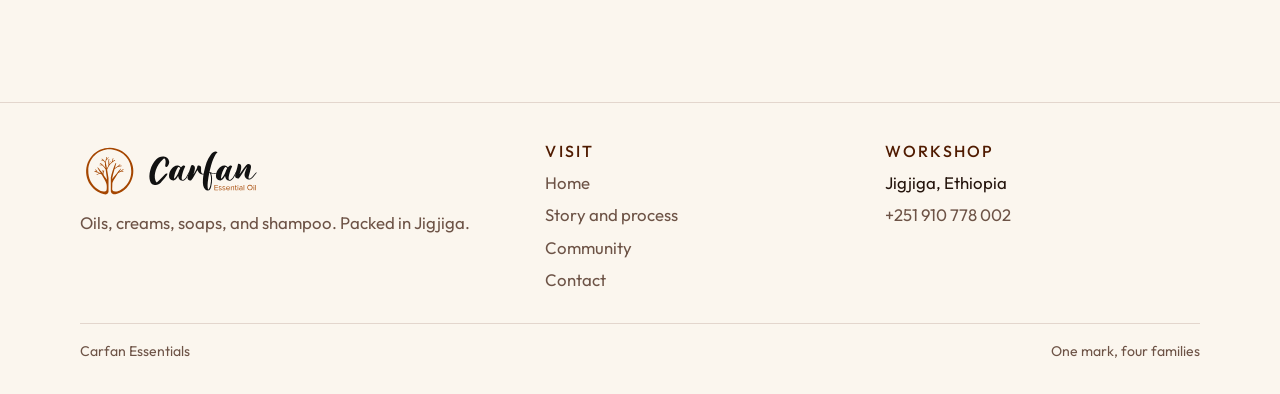
<file: products.html>
<!DOCTYPE html>
<html lang="en">
<head>
  <meta charset="utf-8">
  <meta name="viewport" content="width=device-width, initial-scale=1">
  <title>Packages — Carfan oils, creams, soaps, and shampoo</title>
  <meta name="description" content="Carfan package design for frankincense oils, creams, soaps, and shampoo. White labels, a tree mark, and a spine in resin, gold, or bark. Made in Jigjiga.">
  <meta name="theme-color" content="#A54600">
  <link rel="icon" href="favicon.svg" type="image/svg+xml">
  <link rel="preconnect" href="https://fonts.googleapis.com">
  <link rel="preconnect" href="https://fonts.gstatic.com" crossorigin>
  <link href="https://fonts.googleapis.com/css2?family=Fraunces:ital,opsz,wght@0,9..144,500;0,9..144,560;1,9..144,500&family=Outfit:wght@300;400;500;600&display=swap" rel="stylesheet">
  <link rel="stylesheet" href="css/styles.css">
</head>
<body data-page="products">
  <a class="skip" href="#main">Skip to content</a>
  <header class="site-header">
    <div class="header-inner">
      <a class="brand" href="index.html" aria-label="Carfan Essentials home">
        <img src="assets/logo-horizontal.svg" alt="Carfan Essential Oil">
      </a>
      <button class="nav-toggle" type="button" aria-expanded="false" aria-controls="site-nav" aria-label="Menu"><span></span></button>
      <nav class="site-nav" id="site-nav">
        <a href="story.html" data-nav="story">Our story</a>
        <a href="products.html" data-nav="products">Packages</a>
        <a href="community.html" data-nav="community">Community</a>
        <a href="contact.html" data-nav="contact">Visit</a>
        <a class="nav-phone" href="tel:+251910778002">+251 910 778 002</a>
      </nav>
    </div>
  </header>

  <main id="main">
    <header class="page-hero wrap">
      <p class="kicker">The range</p>
      <h1>Packages drawn from one mark.</h1>
      <p class="lead">Oils, creams, soaps, and shampoo share a label: white ground, a whisper of branches, the tree in its circle, and a spine that tells you the family. Ask the workshop and we will tell you what is on the bench.</p>
      <nav class="subnav" aria-label="Product families">
        <a href="#system">The system</a>
        <a href="#oils">Oils</a>
        <a href="#creams">Creams</a>
        <a href="#soaps">Soaps</a>
        <a href="#shampoo">Shampoo</a>
      </nav>
    </header>

    <section class="section" id="system" style="padding-top:2rem">
      <div class="wrap">
        <div class="section-head">
          <p class="kicker">How to read a Carfan pack</p>
          <h2>The same bones on every essential.</h2>
        </div>
        <div class="system">
          <article>
            <h3>White, then branches</h3>
            <p>The ground is white so the mark stays clear. A pale branch sits at the top of the carton, a quiet reminder of the tree without crowding the name.</p>
          </article>
          <article>
            <h3>A spine in the family color</h3>
            <p>Resin brown for oils. Gold for creams. Bark for soaps. The name is set vertically on that spine, the way the brand book sets lemongrass.</p>
          </article>
          <article>
            <h3>The tree, and Jigjiga</h3>
            <p>The circle and the wordmark sit on the face. Under them, a small line: made in Jigjiga. If the tree is missing, it is not our pack.</p>
          </article>
        </div>
        <div class="home-studio" style="margin-top:1.4rem" aria-hidden="true">
          <div>
            <div class="pair" style="transform:scale(.92)">
              <div class="carton"><div class="spine">Frankincense</div><div class="face"><img class="mark" src="assets/logo-mark.svg" alt=""><img class="word" src="assets/logo-wordmark.svg" alt=""><small>Made in Jigjiga</small></div></div>
            </div>
            <p class="pack-name">Oil · resin</p>
          </div>
          <div>
            <div class="pair" style="transform:scale(.92)">
              <div class="carton"><div class="spine gold">Face cream</div><div class="face"><img class="mark" src="assets/logo-mark.svg" alt=""><img class="word" src="assets/logo-wordmark.svg" alt=""><small>Made in Jigjiga</small></div></div>
            </div>
            <p class="pack-name">Cream · gold</p>
          </div>
          <div>
            <div class="pair" style="transform:scale(.92)">
              <div class="carton"><div class="spine bark">Resin bar</div><div class="face"><img class="mark" src="assets/logo-mark.svg" alt=""><img class="word" src="assets/logo-wordmark.svg" alt=""><small>Made in Jigjiga</small></div></div>
            </div>
            <p class="pack-name">Soap · bark</p>
          </div>
          <div>
            <div class="pair" style="transform:scale(.92)">
              <div class="pump-bottle"><div class="pump"></div><div class="pump-neck"></div><div class="pump-body"><div class="wash"></div><div class="pump-label"><img src="assets/logo-mark.svg" alt=""><b>Shampoo</b><small>Jigjiga</small></div></div></div>
            </div>
            <p class="pack-name">Shampoo · resin pump</p>
          </div>
        </div>
      </div>
    </section>

    <section class="section" id="oils" style="padding-top:1rem">
      <div class="wrap family">
        <div class="family-head">
          <div>
            <p class="kicker">Oils</p>
            <h2>Distilled, rested, then bottled.</h2>
          </div>
          <p>Thirty millilitres. A resin spine. Dropper for the daily oils, amber glass and cork when the oil wants to be kept darker.</p>
        </div>

        <div class="product-grid">
          <div class="studio-card">
            <div class="floor"></div>
            <div class="pair">
              <div class="carton">
                <div class="spine">Frankincense</div>
                <div class="face">
                  <img class="mark" src="assets/logo-mark.svg" alt="">
                  <img class="word" src="assets/logo-wordmark.svg" alt="Carfan">
                  <small>Made in Jigjiga</small>
                </div>
              </div>
              <div class="bottle">
                <div class="bulb"></div>
                <div class="collar"></div>
                <div class="glass">
                  <div class="liquid"></div>
                  <div class="label">
                    <div class="spine">Frankincense</div>
                    <div class="mini">
                      <img class="mark" src="assets/logo-mark.svg" alt="">
                      <img class="word" src="assets/logo-wordmark.svg" alt="">
                      <small>Jigjiga</small>
                    </div>
                  </div>
                </div>
              </div>
            </div>
          </div>
          <div class="copy-card">
            <h3>Frankincense</h3>
            <p>The signature oil. Pale tears, steam, then a rest in glass. This is the scent the rest of the range is built around. Use it in a diffuser, or a drop in the bath.</p>
            <ul>
              <li>30 ml dropper</li>
              <li>Resin spine on carton and bottle</li>
              <li>Refill the bottle at the workshop when the still has it again</li>
            </ul>
          </div>
        </div>

        <div class="product-grid reverse">
          <figure class="official" style="margin:0">
            <img src="assets/pack-lemongrass.jpg" alt="Official Carfan lemongrass carton and dropper bottle.">
          </figure>
          <div class="copy-card">
            <h3>Lemongrass</h3>
            <p>The oil drawn in the brand book: white carton, resin band, branch watermark, and the tree. A bright, clean grass note, distilled on its own so it stays itself.</p>
            <ul>
              <li>30 ml dropper, as in the brand pack</li>
              <li>Also filled in amber glass with a cork when the batch asks for it</li>
              <li>Same mark, same city</li>
            </ul>
          </div>
        </div>

        <div class="product-grid">
          <div class="studio-card">
            <div class="floor"></div>
            <img src="assets/pack-amber.jpg" alt="Carfan amber bottle with cork, white label, and the tree mark." style="max-width:420px; width:100%; position:relative; z-index:1">
          </div>
          <div class="copy-card">
            <h3>Resin evening</h3>
            <p>Frankincense warmed with a soft, sweet note for the end of the day. Packed in amber glass so the oil stays quiet on a shelf. The label is the brand book’s amber bottle, with our evening name on the spine when the batch is this one.</p>
            <ul>
              <li>30 ml amber bottle, cork stop</li>
              <li>Gold-brown side band</li>
              <li>Rested longer than the daytime oils</li>
            </ul>
          </div>
        </div>
      </div>
    </section>

    <section class="section" id="creams" style="padding-top:0">
      <div class="wrap family">
        <div class="family-head">
          <div>
            <p class="kicker">Creams</p>
            <h2>Infused, then jarred.</h2>
          </div>
          <p>Gold spine. A lid the color of a pale tear. The resin is infused, not left as a hard piece in the jar.</p>
        </div>
        <div class="product-grid">
          <div class="studio-card">
            <div class="floor"></div>
            <div class="pair">
              <div class="carton">
                <div class="spine gold">Face cream</div>
                <div class="face">
                  <img class="mark" src="assets/logo-mark.svg" alt="">
                  <img class="word" src="assets/logo-wordmark.svg" alt="">
                  <small>Made in Jigjiga</small>
                </div>
              </div>
              <div class="jar">
                <div class="lid"></div>
                <div class="jar-body">
                  <div class="cream-fill"></div>
                  <div class="jar-label"><img src="assets/logo-mark.svg" alt=""><span>Face</span></div>
                </div>
              </div>
            </div>
          </div>
          <div class="copy-card">
            <h3>Daily face cream</h3>
            <p>A light cream for the morning. Frankincense infusion, whipped so it sits softly and does not feel like wax. Filled while it is even, then capped.</p>
            <ul>
              <li>50 ml jar, gold lid</li>
              <li>Gold spine on the carton</li>
              <li>Small batch, dated in the book</li>
            </ul>
          </div>
        </div>
        <div class="product-grid reverse">
          <div class="studio-card">
            <div class="floor"></div>
            <div class="pair">
              <div class="jar">
                <div class="lid bark"></div>
                <div class="jar-body">
                  <div class="cream-fill" style="background:linear-gradient(#f0d7a4,#c9893a)"></div>
                  <div class="jar-label"><img src="assets/logo-mark.svg" alt=""><span>Body</span></div>
                </div>
              </div>
              <div class="carton">
                <div class="spine gold">Body cream</div>
                <div class="face">
                  <img class="mark" src="assets/logo-mark.svg" alt="">
                  <img class="word" src="assets/logo-wordmark.svg" alt="">
                  <small>Made in Jigjiga</small>
                </div>
              </div>
            </div>
          </div>
          <div class="copy-card">
            <h3>Body cream</h3>
            <p>Richer than the face cream, for after washing. The same infusion, a slower blend, a larger jar. The lid is bark so it is easy to tell from the face cream in a shared bathroom.</p>
            <ul>
              <li>150 ml jar</li>
              <li>Gold spine, bark lid</li>
              <li>Made for the whole household</li>
            </ul>
          </div>
        </div>
      </div>
    </section>

    <section class="section" id="soaps" style="padding-top:0">
      <div class="wrap family">
        <div class="family-head">
          <div>
            <p class="kicker">Soaps</p>
            <h2>Poured, cured, then banded.</h2>
          </div>
          <p>The bar cures before the paper goes on. The belly band is white, with the tree, so the soap color can still be seen above and below.</p>
        </div>
        <div class="product-grid">
          <div class="studio-card">
            <div class="floor"></div>
            <div class="pair">
              <div class="soap"><div class="belly"><img src="assets/logo-mark.svg" alt=""><span>Honey resin</span></div></div>
              <div class="carton">
                <div class="spine bark">Honey resin</div>
                <div class="face">
                  <img class="mark" src="assets/logo-mark.svg" alt="">
                  <img class="word" src="assets/logo-wordmark.svg" alt="">
                  <small>Made in Jigjiga</small>
                </div>
              </div>
            </div>
          </div>
          <div class="copy-card">
            <h3>Honey resin bar</h3>
            <p>A gold bar. Honey in the pour, frankincense in the infusion. This is the soap we also set aside for neighboring families when a season closes.</p>
            <ul>
              <li>Cured bar with a white belly band</li>
              <li>Bark spine if it travels in a carton</li>
              <li>A batch the soap circle can learn on</li>
            </ul>
          </div>
        </div>
        <div class="product-grid reverse">
          <div class="studio-card">
            <div class="floor"></div>
            <div class="pair">
              <div class="soap deep"><div class="belly"><img src="assets/logo-mark.svg" alt=""><span>Frankincense</span></div></div>
              <div class="carton">
                <div class="spine bark">Frankincense</div>
                <div class="face">
                  <img class="mark" src="assets/logo-mark.svg" alt="">
                  <img class="word" src="assets/logo-wordmark.svg" alt="">
                  <small>Made in Jigjiga</small>
                </div>
              </div>
            </div>
          </div>
          <div class="copy-card">
            <h3>Frankincense bar</h3>
            <p>The deeper bar, the color of resin. Same cure, same band, a stronger scent of the tear. Wrapped only after it is firm.</p>
            <ul>
              <li>Resin-colored bar</li>
              <li>White band, bark carton</li>
              <li>Named and dated with the other soaps</li>
            </ul>
          </div>
        </div>
      </div>
    </section>

    <section class="section" id="shampoo" style="padding-top:0">
      <div class="wrap family">
        <div class="family-head">
          <div>
            <p class="kicker">Shampoo</p>
            <h2>A wash that still shows the tree.</h2>
          </div>
          <p>Tall bottle, resin pump, white label. Two strengths so a household can choose a daily wash or a softer one.</p>
        </div>
        <div class="product-grid">
          <div class="studio-card">
            <div class="floor"></div>
            <div class="pair">
              <div class="pump-bottle">
                <div class="pump"></div>
                <div class="pump-neck"></div>
                <div class="pump-body">
                  <div class="wash"></div>
                  <div class="pump-label">
                    <img src="assets/logo-mark.svg" alt="">
                    <b>Shampoo</b>
                    <small>Frankincense · Jigjiga</small>
                  </div>
                </div>
              </div>
              <div class="carton">
                <div class="spine">Shampoo</div>
                <div class="face">
                  <img class="mark" src="assets/logo-mark.svg" alt="">
                  <img class="word" src="assets/logo-wordmark.svg" alt="">
                  <small>Made in Jigjiga</small>
                </div>
              </div>
            </div>
          </div>
          <div class="copy-card">
            <h3>Frankincense shampoo</h3>
            <p>The daily wash. Resin infusion in a gentle base, bottled under the same mark as the oil. The pump is resin brown so it belongs on the shelf with the dropper.</p>
            <ul>
              <li>250 ml</li>
              <li>Resin pump, white label</li>
              <li>Carton for gifting and for the road</li>
            </ul>
          </div>
        </div>
        <div class="product-grid reverse">
          <div class="studio-card">
            <div class="floor"></div>
            <div class="pair">
              <div class="pump-bottle">
                <div class="pump" style="background:#DBB04A"></div>
                <div class="pump-neck"></div>
                <div class="pump-body">
                  <div class="wash" style="background:linear-gradient(rgba(219,176,74,.25), rgba(80,27,0,.18))"></div>
                  <div class="pump-label">
                    <img src="assets/logo-mark.svg" alt="">
                    <b>Soft rinse</b>
                    <small>Jigjiga</small>
                  </div>
                </div>
              </div>
              <div class="carton">
                <div class="spine gold">Soft rinse</div>
                <div class="face">
                  <img class="mark" src="assets/logo-mark.svg" alt="">
                  <img class="word" src="assets/logo-wordmark.svg" alt="">
                  <small>Made in Jigjiga</small>
                </div>
              </div>
            </div>
          </div>
          <div class="copy-card">
            <h3>Soft rinse</h3>
            <p>Lighter, for hair that is washed often. A gold pump distinguishes it from the daily shampoo without leaving the brand colors. Same tree on the label.</p>
            <ul>
              <li>250 ml</li>
              <li>Gold pump and gold spine</li>
              <li>Made in the same batch week as the shampoo</li>
            </ul>
          </div>
        </div>
      </div>
    </section>

    <section class="section" style="padding-top:0">
      <div class="wrap">
        <div class="cta">
          <div>
            <h2>Ask what is on the bench this week.</h2>
            <p>Not every oil is in the still at once. Call or write and we will say which pack we can fill.</p>
          </div>
          <div class="cta-actions">
            <a class="btn btn-gold" href="tel:+251910778002">+251 910 778 002</a>
            <a class="btn btn-light" href="contact.html">Send a note</a>
          </div>
        </div>
      </div>
    </section>
  </main>

  <footer class="site-footer">
    <div class="wrap footer-grid">
      <div>
        <img src="assets/logo-horizontal.svg" alt="Carfan Essential Oil">
        <p>Oils, creams, soaps, and shampoo. Packed in Jigjiga.</p>
      </div>
      <div>
        <h2>Visit</h2>
        <ul>
          <li><a href="index.html">Home</a></li>
          <li><a href="story.html">Story and process</a></li>
          <li><a href="community.html">Community</a></li>
          <li><a href="contact.html">Contact</a></li>
        </ul>
      </div>
      <div>
        <h2>Workshop</h2>
        <ul>
          <li>Jigjiga, Ethiopia</li>
          <li><a href="tel:+251910778002">+251 910 778 002</a></li>
        </ul>
      </div>
    </div>
    <div class="wrap legal"><span>Carfan Essentials</span><span>One mark, four families</span></div>
  </footer>
  <script src="js/main.js"></script>
</body>
</html>
</file>
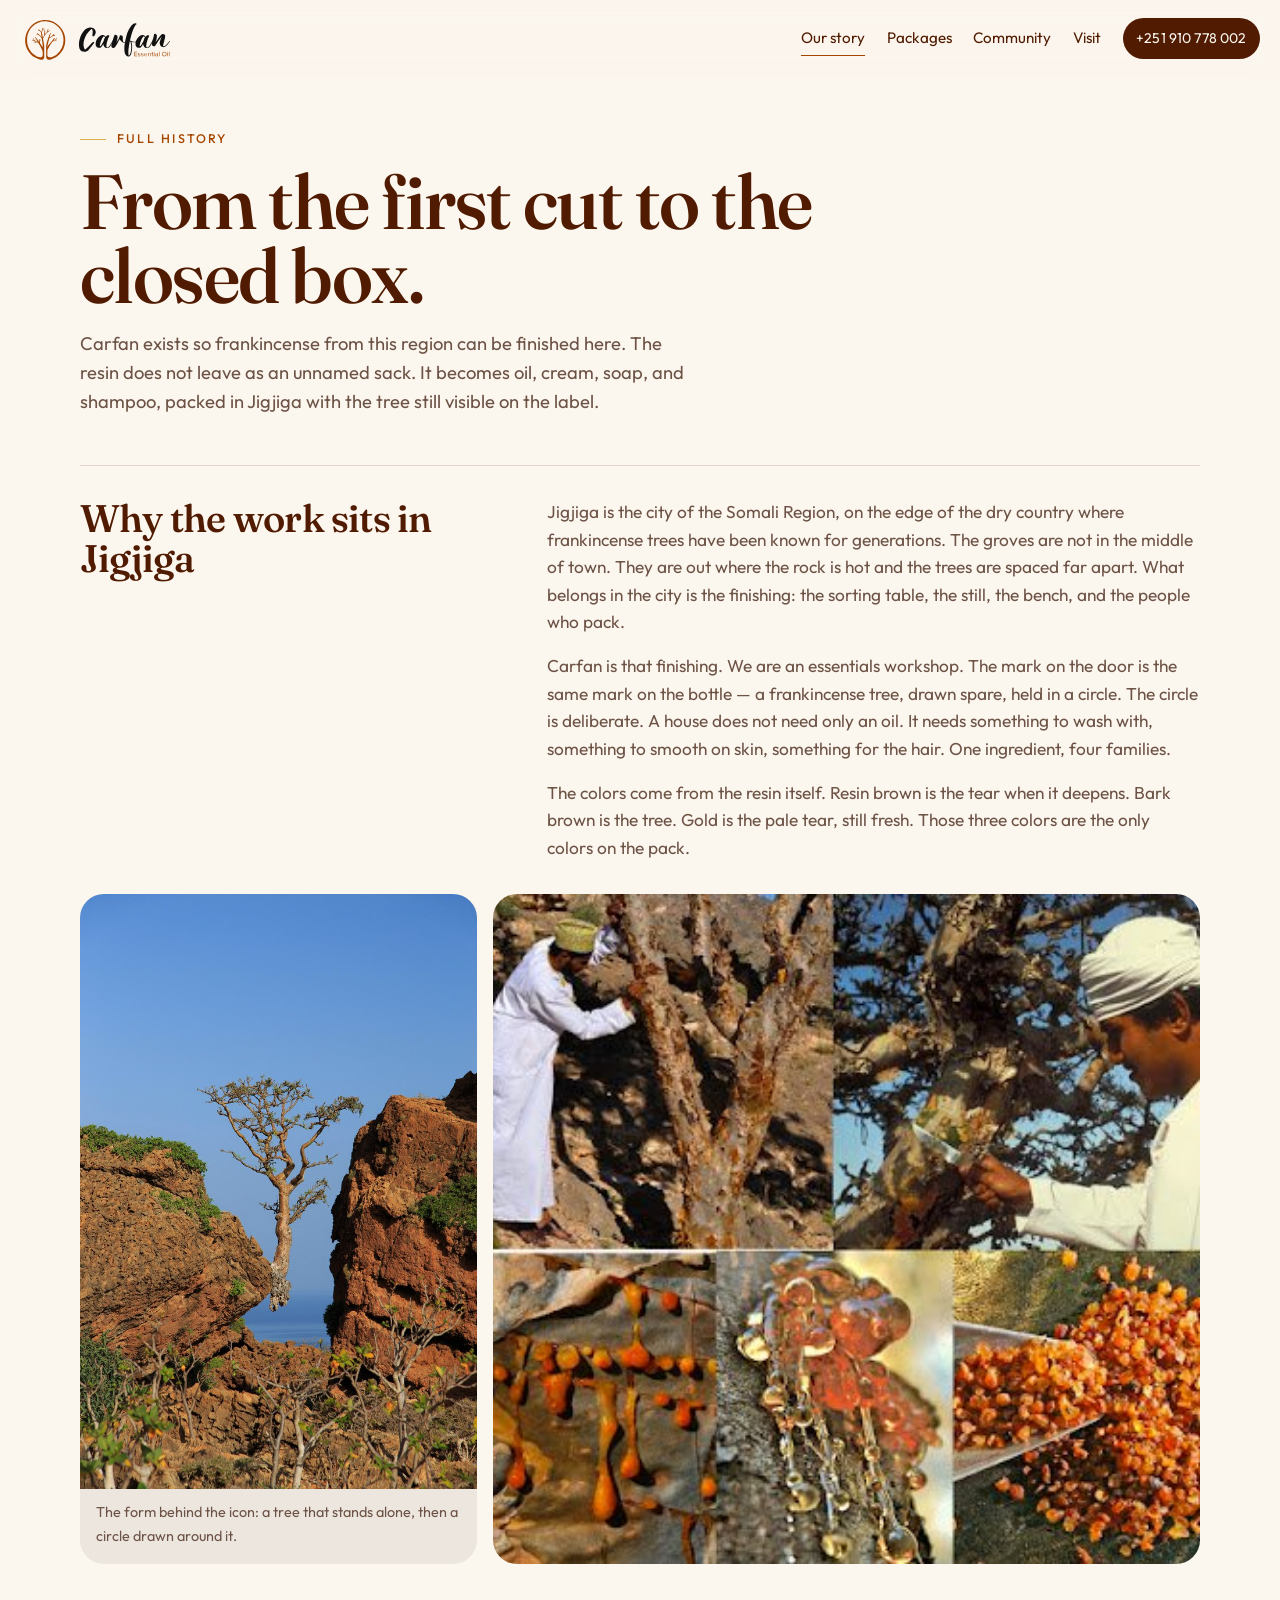
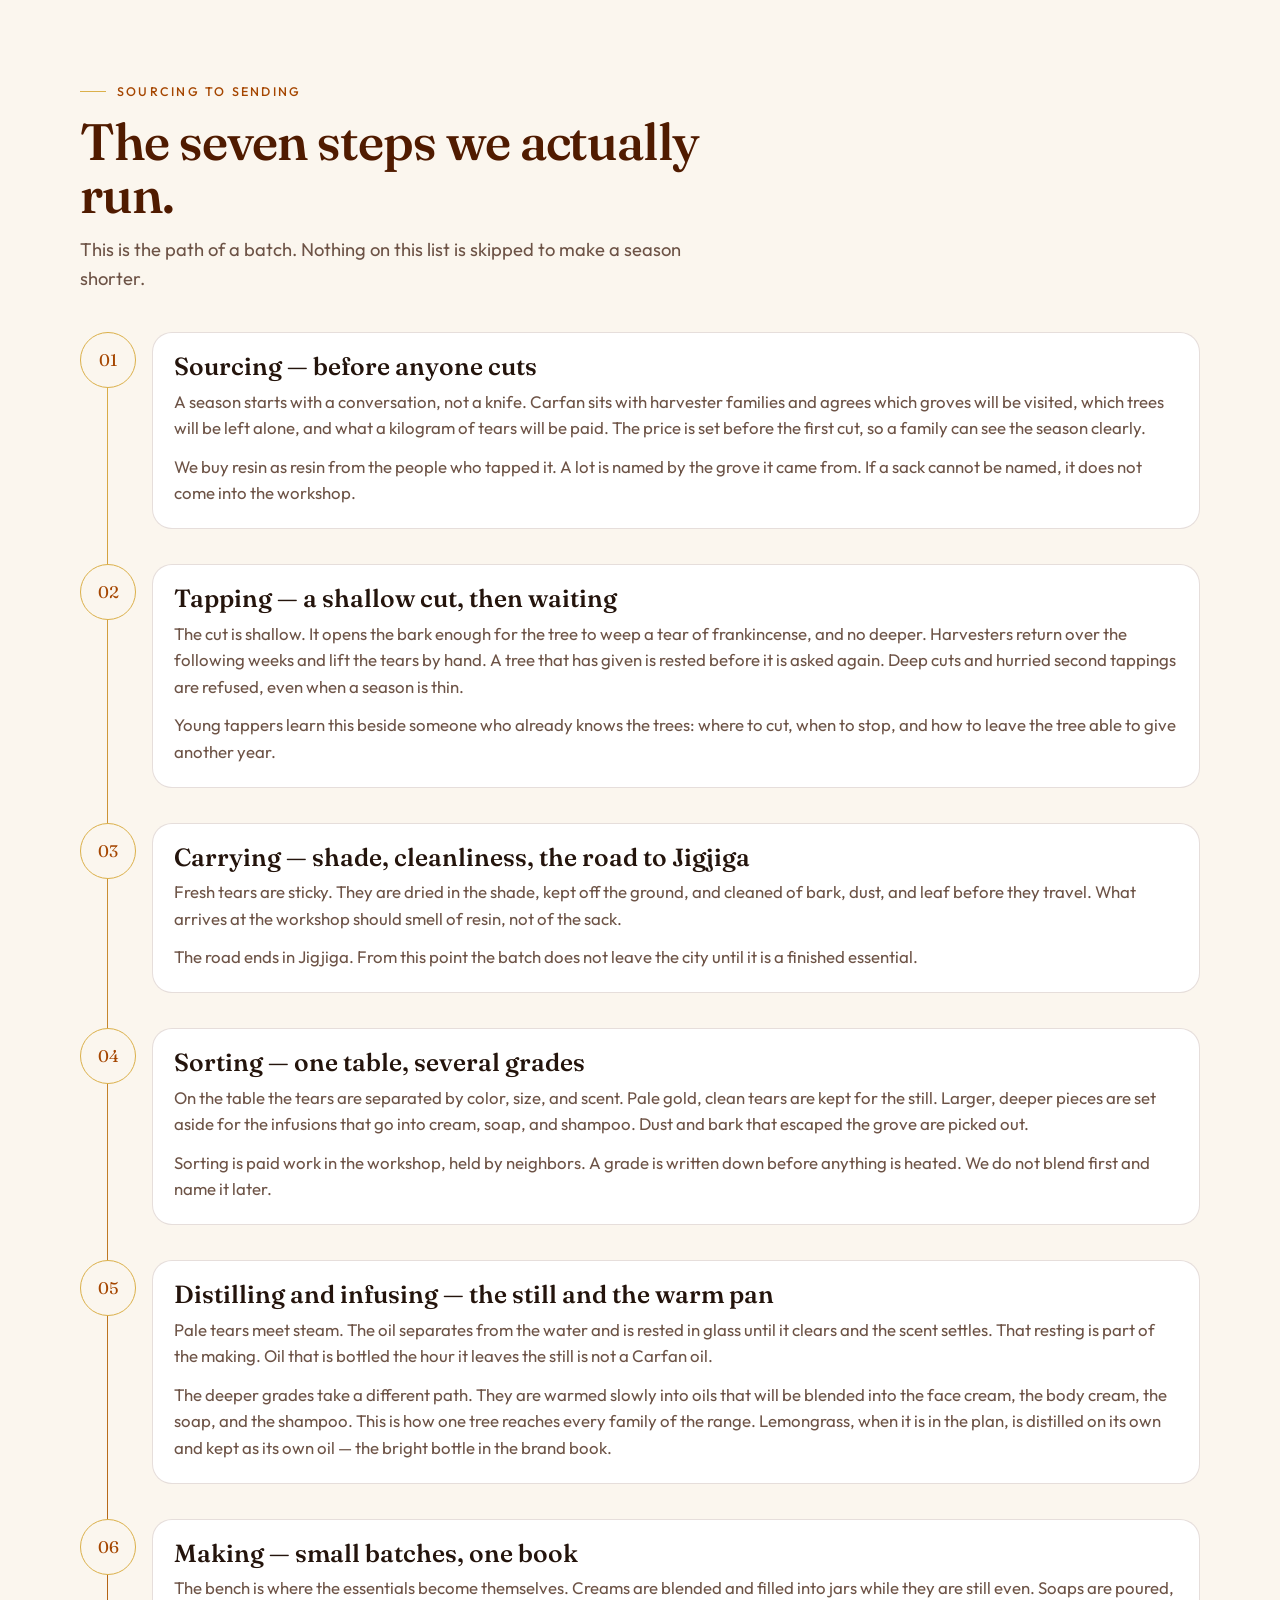
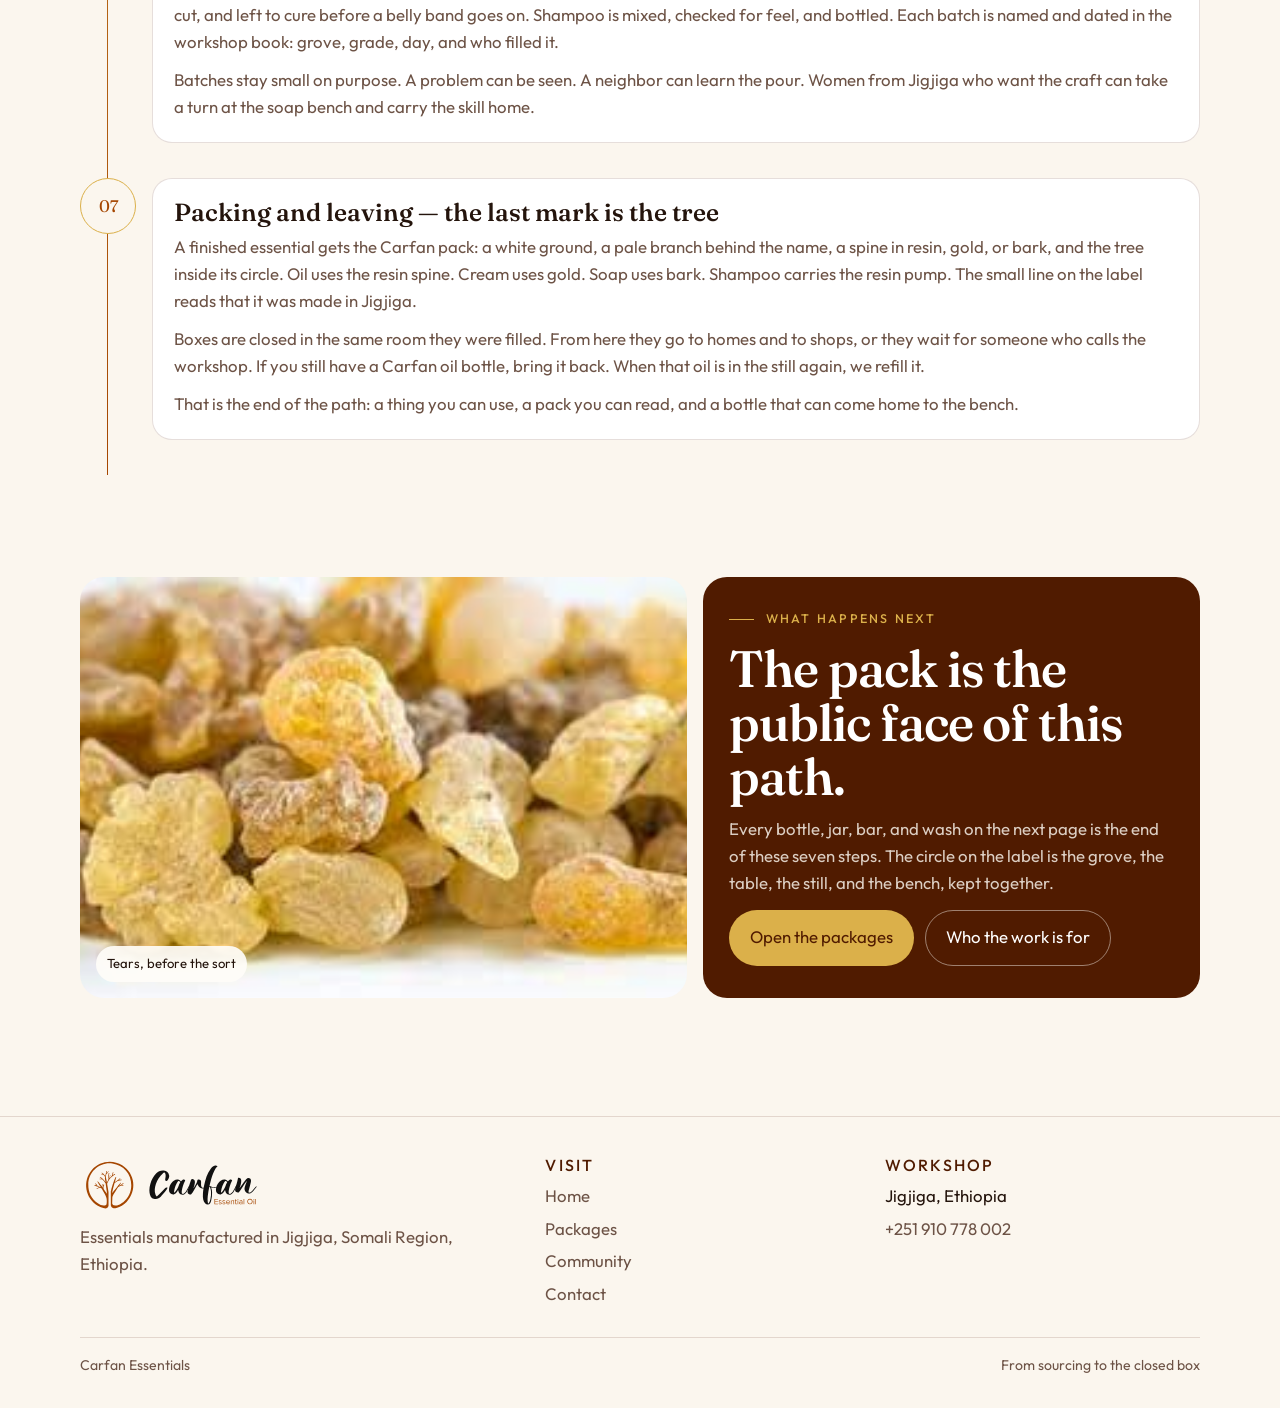
<file: story.html>
<!DOCTYPE html>
<html lang="en">
<head>
  <meta charset="utf-8">
  <meta name="viewport" content="width=device-width, initial-scale=1">
  <title>The making — Carfan Essentials</title>
  <meta name="description" content="The Carfan story, from sourcing frankincense with harvester families to sorting, distilling, making, and packing oils, creams, soaps, and shampoo in Jigjiga.">
  <meta name="theme-color" content="#A54600">
  <link rel="icon" href="favicon.svg" type="image/svg+xml">
  <link rel="preconnect" href="https://fonts.googleapis.com">
  <link rel="preconnect" href="https://fonts.gstatic.com" crossorigin>
  <link href="https://fonts.googleapis.com/css2?family=Fraunces:ital,opsz,wght@0,9..144,500;0,9..144,560;1,9..144,500&family=Outfit:wght@300;400;500;600&display=swap" rel="stylesheet">
  <link rel="stylesheet" href="css/styles.css">
</head>
<body data-page="story">
  <a class="skip" href="#main">Skip to content</a>
  <header class="site-header">
    <div class="header-inner">
      <a class="brand" href="index.html" aria-label="Carfan Essentials home">
        <img src="assets/logo-horizontal.svg" alt="Carfan Essential Oil">
      </a>
      <button class="nav-toggle" type="button" aria-expanded="false" aria-controls="site-nav" aria-label="Menu"><span></span></button>
      <nav class="site-nav" id="site-nav">
        <a href="story.html" data-nav="story">Our story</a>
        <a href="products.html" data-nav="products">Packages</a>
        <a href="community.html" data-nav="community">Community</a>
        <a href="contact.html" data-nav="contact">Visit</a>
        <a class="nav-phone" href="tel:+251910778002">+251 910 778 002</a>
      </nav>
    </div>
  </header>

  <main id="main">
    <header class="page-hero wrap">
      <p class="kicker">Full history</p>
      <h1>From the first cut to the closed box.</h1>
      <p class="lead">Carfan exists so frankincense from this region can be finished here. The resin does not leave as an unnamed sack. It becomes oil, cream, soap, and shampoo, packed in Jigjiga with the tree still visible on the label.</p>
    </header>

    <section class="section" style="padding-top:2rem">
      <div class="wrap chapter">
        <h2>Why the work sits in Jigjiga</h2>
        <div class="prose">
          <p>Jigjiga is the city of the Somali Region, on the edge of the dry country where frankincense trees have been known for generations. The groves are not in the middle of town. They are out where the rock is hot and the trees are spaced far apart. What belongs in the city is the finishing: the sorting table, the still, the bench, and the people who pack.</p>
          <p>Carfan is that finishing. We are an essentials workshop. The mark on the door is the same mark on the bottle — a frankincense tree, drawn spare, held in a circle. The circle is deliberate. A house does not need only an oil. It needs something to wash with, something to smooth on skin, something for the hair. One ingredient, four families.</p>
          <p>The colors come from the resin itself. Resin brown is the tear when it deepens. Bark brown is the tree. Gold is the pale tear, still fresh. Those three colors are the only colors on the pack.</p>
        </div>
      </div>

      <div class="wrap two-photos">
        <figure class="media-frame" style="margin:0">
          <img src="assets/tree.jpg" alt="A branching tree between red cliffs, the form behind the Carfan icon.">
          <figcaption>The form behind the icon: a tree that stands alone, then a circle drawn around it.</figcaption>
        </figure>
        <figure class="media-frame" style="margin:0">
          <img src="assets/harvest.jpg" alt="Frankincense tapping, resin tears on bark, and collected resin." style="object-fit:cover; height:100%; min-height:280px">
          <figcaption>Tapping, the tear on the bark, and resin gathered for the workshop.</figcaption>
        </figure>
      </div>
    </section>

    <section class="section" style="padding-top:1rem">
      <div class="wrap">
        <div class="section-head">
          <p class="kicker">Sourcing to sending</p>
          <h2>The seven steps we actually run.</h2>
          <p class="lead">This is the path of a batch. Nothing on this list is skipped to make a season shorter.</p>
        </div>
        <div class="timeline">
          <article class="t-step">
            <div class="t-index">01</div>
            <div class="t-body">
              <h3>Sourcing — before anyone cuts</h3>
              <p>A season starts with a conversation, not a knife. Carfan sits with harvester families and agrees which groves will be visited, which trees will be left alone, and what a kilogram of tears will be paid. The price is set before the first cut, so a family can see the season clearly.</p>
              <p>We buy resin as resin from the people who tapped it. A lot is named by the grove it came from. If a sack cannot be named, it does not come into the workshop.</p>
            </div>
          </article>
          <article class="t-step">
            <div class="t-index">02</div>
            <div class="t-body">
              <h3>Tapping — a shallow cut, then waiting</h3>
              <p>The cut is shallow. It opens the bark enough for the tree to weep a tear of frankincense, and no deeper. Harvesters return over the following weeks and lift the tears by hand. A tree that has given is rested before it is asked again. Deep cuts and hurried second tappings are refused, even when a season is thin.</p>
              <p>Young tappers learn this beside someone who already knows the trees: where to cut, when to stop, and how to leave the tree able to give another year.</p>
            </div>
          </article>
          <article class="t-step">
            <div class="t-index">03</div>
            <div class="t-body">
              <h3>Carrying — shade, cleanliness, the road to Jigjiga</h3>
              <p>Fresh tears are sticky. They are dried in the shade, kept off the ground, and cleaned of bark, dust, and leaf before they travel. What arrives at the workshop should smell of resin, not of the sack.</p>
              <p>The road ends in Jigjiga. From this point the batch does not leave the city until it is a finished essential.</p>
            </div>
          </article>
          <article class="t-step">
            <div class="t-index">04</div>
            <div class="t-body">
              <h3>Sorting — one table, several grades</h3>
              <p>On the table the tears are separated by color, size, and scent. Pale gold, clean tears are kept for the still. Larger, deeper pieces are set aside for the infusions that go into cream, soap, and shampoo. Dust and bark that escaped the grove are picked out.</p>
              <p>Sorting is paid work in the workshop, held by neighbors. A grade is written down before anything is heated. We do not blend first and name it later.</p>
            </div>
          </article>
          <article class="t-step">
            <div class="t-index">05</div>
            <div class="t-body">
              <h3>Distilling and infusing — the still and the warm pan</h3>
              <p>Pale tears meet steam. The oil separates from the water and is rested in glass until it clears and the scent settles. That resting is part of the making. Oil that is bottled the hour it leaves the still is not a Carfan oil.</p>
              <p>The deeper grades take a different path. They are warmed slowly into oils that will be blended into the face cream, the body cream, the soap, and the shampoo. This is how one tree reaches every family of the range. Lemongrass, when it is in the plan, is distilled on its own and kept as its own oil — the bright bottle in the brand book.</p>
            </div>
          </article>
          <article class="t-step">
            <div class="t-index">06</div>
            <div class="t-body">
              <h3>Making — small batches, one book</h3>
              <p>The bench is where the essentials become themselves. Creams are blended and filled into jars while they are still even. Soaps are poured, cut, and left to cure before a belly band goes on. Shampoo is mixed, checked for feel, and bottled. Each batch is named and dated in the workshop book: grove, grade, day, and who filled it.</p>
              <p>Batches stay small on purpose. A problem can be seen. A neighbor can learn the pour. Women from Jigjiga who want the craft can take a turn at the soap bench and carry the skill home.</p>
            </div>
          </article>
          <article class="t-step">
            <div class="t-index">07</div>
            <div class="t-body">
              <h3>Packing and leaving — the last mark is the tree</h3>
              <p>A finished essential gets the Carfan pack: a white ground, a pale branch behind the name, a spine in resin, gold, or bark, and the tree inside its circle. Oil uses the resin spine. Cream uses gold. Soap uses bark. Shampoo carries the resin pump. The small line on the label reads that it was made in Jigjiga.</p>
              <p>Boxes are closed in the same room they were filled. From here they go to homes and to shops, or they wait for someone who calls the workshop. If you still have a Carfan oil bottle, bring it back. When that oil is in the still again, we refill it.</p>
              <p>That is the end of the path: a thing you can use, a pack you can read, and a bottle that can come home to the bench.</p>
            </div>
          </article>
        </div>
      </div>
    </section>

    <section class="section" style="padding-top:0">
      <div class="wrap photo-panel">
        <figure>
          <img src="assets/resin.jpg" alt="Close view of pale and golden frankincense resin tears.">
          <figcaption>Tears, before the sort</figcaption>
        </figure>
        <div class="note-card">
          <p class="kicker" style="color:var(--gold)">What happens next</p>
          <h2>The pack is the public face of this path.</h2>
          <p>Every bottle, jar, bar, and wash on the next page is the end of these seven steps. The circle on the label is the grove, the table, the still, and the bench, kept together.</p>
          <div class="cta-actions">
            <a class="btn btn-gold" href="products.html">Open the packages</a>
            <a class="btn btn-light" href="community.html">Who the work is for</a>
          </div>
        </div>
      </div>
    </section>
  </main>

  <footer class="site-footer">
    <div class="wrap footer-grid">
      <div>
        <img src="assets/logo-horizontal.svg" alt="Carfan Essential Oil">
        <p>Essentials manufactured in Jigjiga, Somali Region, Ethiopia.</p>
      </div>
      <div>
        <h2>Visit</h2>
        <ul>
          <li><a href="index.html">Home</a></li>
          <li><a href="products.html">Packages</a></li>
          <li><a href="community.html">Community</a></li>
          <li><a href="contact.html">Contact</a></li>
        </ul>
      </div>
      <div>
        <h2>Workshop</h2>
        <ul>
          <li>Jigjiga, Ethiopia</li>
          <li><a href="tel:+251910778002">+251 910 778 002</a></li>
        </ul>
      </div>
    </div>
    <div class="wrap legal"><span>Carfan Essentials</span><span>From sourcing to the closed box</span></div>
  </footer>
  <script src="js/main.js"></script>
</body>
</html>
</file>
<file: css/styles.css>
:root {
  --resin: #a54600;
  --resin-deep: #8a3a00;
  --bark: #501b00;
  --gold: #dbb04a;
  --gold-deep: #b8923a;
  --cream: #fbf6ee;
  --paper: #f3e6d4;
  --sand: #e7d3b5;
  --ink: #24140c;
  --muted: #6d5346;
  --line: rgba(80, 27, 0, 0.14);
  --white: #fffdf9;
  --studio: #ece6df;
  --serif: "Fraunces", "Iowan Old Style", Palatino, serif;
  --sans: "Outfit", "Avenir Next", "Segoe UI", sans-serif;
  --shadow: 0 24px 50px rgba(36, 20, 12, 0.12);
  --header: 78px;
}

*,
*::before,
*::after { box-sizing: border-box; }

html { scroll-behavior: smooth; }

body {
  margin: 0;
  color: var(--ink);
  background: var(--cream);
  font-family: var(--sans);
  font-size: 1.05rem;
  line-height: 1.6;
  font-weight: 400;
  overflow-x: clip;
}

img { max-width: 100%; display: block; }
a { color: inherit; }
button, input, select, textarea { font: inherit; color: inherit; }
h1, h2, h3, h4, p { margin: 0; }

.skip {
  position: absolute;
  left: 1rem;
  top: -4rem;
  background: var(--bark);
  color: white;
  padding: 0.6rem 0.9rem;
  z-index: 20;
}
.skip:focus { top: 1rem; }

.sr {
  position: absolute;
  width: 1px;
  height: 1px;
  padding: 0;
  margin: -1px;
  overflow: hidden;
  clip: rect(0, 0, 0, 0);
  border: 0;
}

.two-photos {
  display: grid;
  grid-template-columns: 0.72fr 1.28fr;
  gap: 1rem;
  align-items: stretch;
}

.wrap {
  width: min(1120px, calc(100% - 2.4rem));
  margin-inline: auto;
}

.wrap-wide {
  width: min(1240px, calc(100% - 2.4rem));
  margin-inline: auto;
}

.kicker {
  display: inline-flex;
  align-items: center;
  gap: 0.7rem;
  color: var(--resin);
  font-size: 0.78rem;
  letter-spacing: 0.18em;
  text-transform: uppercase;
  font-weight: 500;
}

.kicker::before {
  content: "";
  width: 1.6rem;
  height: 1px;
  background: var(--gold);
}

h1, h2, .serif { font-family: var(--serif); font-weight: 560; letter-spacing: -0.02em; }

h1 {
  font-size: clamp(2.7rem, 6vw, 5.3rem);
  line-height: 0.96;
  font-weight: 560;
  color: var(--bark);
}

h2 {
  font-size: clamp(2rem, 4vw, 3.3rem);
  line-height: 1.05;
  color: var(--bark);
}

h3 { font-family: var(--serif); font-size: 1.55rem; font-weight: 560; line-height: 1.2; }

.lead {
  font-size: 1.15rem;
  color: var(--muted);
  max-width: 38rem;
}

.site-header {
  position: sticky;
  top: 0;
  z-index: 30;
  height: var(--header);
  display: flex;
  align-items: center;
  background: rgba(251, 246, 238, 0.9);
  backdrop-filter: blur(14px);
  border-bottom: 1px solid transparent;
}

.site-header.is-scrolled { border-bottom-color: var(--line); }

.header-inner {
  width: min(1240px, calc(100% - 2.4rem));
  margin-inline: auto;
  display: flex;
  align-items: center;
  gap: 1.5rem;
}

.brand {
  display: flex;
  align-items: center;
  text-decoration: none;
  flex: 0 0 auto;
}

.brand img { height: 46px; width: auto; }

.site-nav {
  margin-left: auto;
  display: flex;
  align-items: center;
  gap: 1.35rem;
}

.site-nav a {
  text-decoration: none;
  font-size: 0.95rem;
  color: var(--bark);
  position: relative;
}

.site-nav a.is-active::after,
.site-nav a:hover::after {
  content: "";
  position: absolute;
  left: 0;
  right: 0;
  bottom: -0.35rem;
  height: 1px;
  background: var(--resin);
}

.nav-phone {
  text-decoration: none;
  background: var(--bark);
  color: var(--cream) !important;
  padding: 0.55rem 0.85rem;
  border-radius: 999px;
  font-size: 0.88rem !important;
  letter-spacing: 0.01em;
}

.nav-phone::after { display: none !important; }
.nav-phone:hover { background: var(--resin); }

.nav-toggle {
  display: none;
  margin-left: auto;
  border: 1px solid var(--line);
  background: transparent;
  width: 46px;
  height: 46px;
  border-radius: 50%;
  padding: 0;
  cursor: pointer;
}

.nav-toggle span,
.nav-toggle span::before,
.nav-toggle span::after {
  display: block;
  width: 18px;
  height: 2px;
  background: var(--bark);
  position: relative;
  margin: 0 auto;
  border-radius: 2px;
}
.nav-toggle span::before,
.nav-toggle span::after {
  content: "";
  position: absolute;
  left: 0;
}
.nav-toggle span::before { top: -6px; }
.nav-toggle span::after { top: 6px; }

.hero {
  display: grid;
  grid-template-columns: 1.15fr 0.85fr;
  min-height: calc(100vh - var(--header));
  background: var(--cream);
}

.hero-copy {
  padding: clamp(2.5rem, 6vw, 5.5rem) clamp(1.4rem, 5vw, 4.5rem) 3rem;
  display: flex;
  flex-direction: column;
  justify-content: center;
  gap: 1.4rem;
}

.hero-copy h1 em {
  font-style: italic;
  font-weight: 500;
  color: var(--resin);
}

.hero-actions { display: flex; flex-wrap: wrap; gap: 0.8rem; margin-top: 0.4rem; }

.btn {
  display: inline-flex;
  align-items: center;
  justify-content: center;
  text-decoration: none;
  border-radius: 999px;
  padding: 0.85rem 1.25rem;
  border: 1px solid transparent;
  cursor: pointer;
  transition: transform 0.2s ease, background 0.2s ease;
}

.btn:hover { transform: translateY(-1px); }

.btn-resin { background: var(--resin); color: white; }
.btn-resin:hover { background: var(--resin-deep); }
.btn-ghost { background: transparent; border-color: rgba(80, 27, 0, 0.3); color: var(--bark); }
.btn-gold { background: var(--gold); color: var(--bark); }
.btn-light { background: transparent; border-color: rgba(255, 253, 249, 0.45); color: white; }

.hero-meta {
  display: flex;
  flex-wrap: wrap;
  gap: 0.6rem 1.4rem;
  margin-top: 0.8rem;
  color: var(--muted);
  font-size: 0.92rem;
}

.hero-visual {
  position: relative;
  min-height: 520px;
  overflow: hidden;
  background: var(--bark);
}

.hero-visual img.tree {
  width: 100%;
  height: 100%;
  object-fit: cover;
  position: absolute;
  inset: 0;
}

.hero-visual::after {
  content: "";
  position: absolute;
  inset: 0;
  background: linear-gradient(180deg, rgba(36, 20, 12, 0.05) 20%, rgba(36, 20, 12, 0.55) 100%);
}

.hero-lockup {
  position: absolute;
  left: 1.4rem;
  right: 1.4rem;
  bottom: 1.4rem;
  z-index: 1;
  display: flex;
  align-items: flex-end;
  justify-content: space-between;
  gap: 1rem;
  color: white;
}

.hero-lockup img { width: min(150px, 42%); height: auto; }
.hero-lockup p { margin: 0; max-width: 14rem; font-size: 0.95rem; line-height: 1.4; }

.swatch-band {
  background: var(--resin);
  color: white;
  padding: 1.3rem 0;
}

.swatch-row {
  display: flex;
  align-items: center;
  justify-content: space-between;
  gap: 1.5rem;
  flex-wrap: wrap;
}

.swatch-row p { margin: 0; font-family: var(--serif); font-size: 1.25rem; }

.swatches { display: flex; gap: 0.7rem; align-items: center; }
.swatch {
  width: 42px;
  height: 42px;
  border-radius: 50%;
  border: 2px solid rgba(255, 255, 255, 0.4);
}
.swatch span {
  position: absolute;
  width: 1px;
  height: 1px;
  overflow: hidden;
  clip: rect(0 0 0 0);
}

.section { padding: clamp(4rem, 8vw, 7rem) 0; }
.section-head { display: grid; gap: 0.8rem; margin-bottom: 2.4rem; max-width: 40rem; }

.split {
  display: grid;
  grid-template-columns: 0.9fr 1.1fr;
  gap: clamp(1.5rem, 4vw, 4rem);
  align-items: center;
}

.mark-card {
  background: white;
  border: 1px solid var(--line);
  border-radius: 28px;
  padding: 2rem 1.5rem 1.6rem;
  display: grid;
  justify-items: center;
  text-align: center;
  gap: 0.8rem;
  box-shadow: var(--shadow);
}

.mark-card img { width: 150px; }
.mark-card strong { font-family: var(--serif); font-size: 1.3rem; font-weight: 560; }

.meaning-points { display: grid; gap: 1.2rem; }
.meaning-points article {
  display: grid;
  grid-template-columns: auto 1fr;
  gap: 1rem;
  align-items: start;
}
.num {
  font-family: var(--serif);
  color: var(--resin);
  font-size: 1.4rem;
  line-height: 1;
  padding-top: 0.15rem;
}

.range-grid {
  display: grid;
  grid-template-columns: repeat(4, 1fr);
  gap: 1rem;
}

.range-card {
  background: white;
  border-radius: 22px;
  padding: 1.2rem 1.1rem 1.3rem;
  text-decoration: none;
  border: 1px solid var(--line);
  min-height: 280px;
  display: flex;
  flex-direction: column;
  gap: 0.45rem;
  position: relative;
  overflow: hidden;
}

.range-card:hover { border-color: var(--resin); }

.range-card .spine-dot {
  width: 100%;
  height: 6px;
  border-radius: 99px;
  background: var(--tone, var(--resin));
  margin-bottom: 0.8rem;
}

.range-card h3 { font-size: 1.7rem; }
.range-card p { color: var(--muted); font-size: 0.98rem; }
.range-card em {
  margin-top: auto;
  font-style: normal;
  color: var(--resin);
  font-size: 0.9rem;
}

.steps {
  display: grid;
  grid-template-columns: repeat(7, 1fr);
  gap: 0.7rem;
  counter-reset: step;
}

.step {
  background: white;
  border-radius: 18px;
  padding: 1rem 0.85rem 1.1rem;
  border-top: 3px solid var(--gold);
  min-height: 180px;
}

.step b {
  display: block;
  font-family: var(--serif);
  font-weight: 560;
  font-size: 1.05rem;
  margin: 0.35rem 0;
}

.step span {
  font-size: 0.78rem;
  letter-spacing: 0.14em;
  text-transform: uppercase;
  color: var(--resin);
}

.step p { color: var(--muted); font-size: 0.9rem; margin: 0; }

.photo-panel {
  display: grid;
  grid-template-columns: 1.1fr 0.9fr;
  gap: 1rem;
  align-items: stretch;
}

.photo-panel figure {
  margin: 0;
  border-radius: 24px;
  overflow: hidden;
  background: var(--studio);
  position: relative;
}

.photo-panel img { width: 100%; height: 100%; object-fit: cover; min-height: 320px; }
.photo-panel figcaption {
  position: absolute;
  left: 1rem;
  bottom: 1rem;
  background: rgba(255, 253, 249, 0.92);
  padding: 0.45rem 0.7rem;
  border-radius: 999px;
  font-size: 0.82rem;
}

.note-card {
  background: var(--bark);
  color: var(--cream);
  border-radius: 24px;
  padding: 2rem 1.6rem;
  display: flex;
  flex-direction: column;
  justify-content: flex-end;
  gap: 0.8rem;
}

.note-card h2 { color: white; }
.note-card p { color: rgba(251, 246, 238, 0.82); }

.page-hero {
  padding: 3.2rem 0 1rem;
  display: grid;
  gap: 1rem;
}

.page-hero h1 { max-width: 16ch; }

.timeline { display: grid; gap: 0; position: relative; }
.timeline::before {
  content: "";
  position: absolute;
  left: 27px;
  top: 0;
  bottom: 0;
  width: 1px;
  background: linear-gradient(var(--gold), var(--resin));
}

.t-step {
  display: grid;
  grid-template-columns: 56px 1fr;
  gap: 1rem;
  padding: 0 0 2.2rem;
}

.t-index {
  width: 56px;
  height: 56px;
  border-radius: 50%;
  background: var(--cream);
  border: 1px solid var(--gold);
  display: grid;
  place-items: center;
  font-family: var(--serif);
  color: var(--resin);
  position: relative;
  z-index: 1;
}

.t-body {
  background: white;
  border-radius: 20px;
  padding: 1.2rem 1.3rem 1.3rem;
  border: 1px solid var(--line);
}

.t-body h3 { margin-bottom: 0.4rem; }
.t-body p { color: var(--muted); }
.t-body p + p { margin-top: 0.7rem; }

.prose { display: grid; gap: 1rem; max-width: 44rem; }
.prose p { color: var(--muted); font-size: 1.08rem; }

.chapter {
  display: grid;
  grid-template-columns: 0.8fr 1.2fr;
  gap: 2rem;
  align-items: start;
  padding: 2rem 0;
  border-top: 1px solid var(--line);
}

.chapter h2 { font-size: clamp(1.8rem, 3vw, 2.5rem); }

.media-frame {
  margin: 0;
  border-radius: 24px;
  overflow: hidden;
  background: var(--studio);
}
.media-frame img { width: 100%; height: auto; }
.media-frame figcaption {
  padding: 0.75rem 1rem 1rem;
  color: var(--muted);
  font-size: 0.9rem;
}

.family {
  padding: 3rem 0;
  border-top: 1px solid var(--line);
}

.family-head {
  display: flex;
  justify-content: space-between;
  gap: 1rem;
  align-items: end;
  margin-bottom: 1.5rem;
}

.family-head p { max-width: 34rem; color: var(--muted); }

.product-grid {
  display: grid;
  grid-template-columns: 1.1fr 0.9fr;
  gap: 1.2rem;
  align-items: center;
}

.product-grid + .product-grid { margin-top: 1.2rem; }
.product-grid.reverse { grid-template-columns: 0.9fr 1.1fr; }
.product-grid.reverse .studio-card { order: 2; }

.studio-card {
  background: linear-gradient(180deg, #f7f4f0, #e7e1da);
  border-radius: 28px;
  min-height: 360px;
  display: grid;
  place-items: center;
  padding: 2rem 1rem;
  position: relative;
}

.studio-card .floor {
  position: absolute;
  left: 12%;
  right: 12%;
  bottom: 46px;
  height: 16px;
  background: radial-gradient(ellipse at center, rgba(36, 20, 12, 0.18), transparent 70%);
  filter: blur(2px);
}

.copy-card h3 { margin-bottom: 0.4rem; }
.copy-card p { color: var(--muted); }
.copy-card ul {
  margin: 0.9rem 0 0;
  padding: 0;
  list-style: none;
  display: grid;
  gap: 0.35rem;
}
.copy-card li {
  padding-left: 1rem;
  position: relative;
  color: var(--bark);
}
.copy-card li::before {
  content: "";
  width: 6px;
  height: 6px;
  border-radius: 50%;
  background: var(--gold);
  position: absolute;
  left: 0;
  top: 0.55rem;
}

.system {
  display: grid;
  grid-template-columns: repeat(3, 1fr);
  gap: 1rem;
}

.system article {
  background: white;
  border-radius: 20px;
  padding: 1.2rem;
  border: 1px solid var(--line);
}
.system h3 { font-size: 1.25rem; margin-bottom: 0.4rem; }
.system p { color: var(--muted); margin: 0; }

.pillars {
  display: grid;
  grid-template-columns: repeat(3, 1fr);
  gap: 1rem;
}

.pillar {
  background: white;
  border-radius: 24px;
  padding: 1.4rem 1.2rem 1.5rem;
  border-top: 4px solid var(--resin);
  min-height: 240px;
}
.pillar:nth-child(2) { border-top-color: var(--gold); }
.pillar:nth-child(3) { border-top-color: var(--bark); }
.pillar p { color: var(--muted); margin-top: 0.6rem; }

.practice-list { display: grid; gap: 0.8rem; }
.practice {
  display: grid;
  grid-template-columns: 88px 1fr;
  gap: 1rem;
  background: white;
  border-radius: 18px;
  padding: 1rem 1.1rem;
  border: 1px solid var(--line);
  align-items: center;
}
.practice b { color: var(--resin); font-weight: 500; font-size: 0.86rem; letter-spacing: 0.08em; text-transform: uppercase; }
.practice p { margin: 0; }

.contact-grid {
  display: grid;
  grid-template-columns: 0.85fr 1.15fr;
  gap: 1.2rem;
  align-items: start;
}

.contact-card, .form-card, .map-card {
  background: white;
  border-radius: 24px;
  border: 1px solid var(--line);
  overflow: hidden;
}

.contact-card { padding: 1.5rem; display: grid; gap: 1.1rem; }
.contact-card a { color: var(--resin); }
.fact b { display: block; font-size: 0.78rem; letter-spacing: 0.14em; text-transform: uppercase; color: var(--muted); font-weight: 500; }
.fact span, .fact a { font-family: var(--serif); font-size: 1.45rem; text-decoration: none; color: var(--bark); }

.form-card { padding: 1.4rem; }
.form-card form { display: grid; gap: 0.8rem; }
label { display: grid; gap: 0.3rem; font-size: 0.92rem; }
input, select, textarea {
  border: 1px solid var(--line);
  background: var(--cream);
  border-radius: 12px;
  padding: 0.75rem 0.8rem;
}
textarea { min-height: 140px; resize: vertical; }
input:focus, select:focus, textarea:focus {
  outline: 2px solid var(--gold);
  border-color: transparent;
}

.map-card iframe {
  width: 100%;
  height: 280px;
  border: 0;
  display: block;
  filter: saturate(0.7) contrast(1.05);
}

.cta {
  background: var(--bark);
  color: white;
  border-radius: 32px;
  padding: clamp(2rem, 5vw, 3.5rem);
  display: grid;
  grid-template-columns: 1.3fr auto;
  gap: 1.5rem;
  align-items: center;
}
.cta h2 { color: white; }
.cta p { color: rgba(255, 253, 249, 0.8); margin-top: 0.6rem; max-width: 36rem; }
.cta-actions { display: flex; flex-wrap: wrap; gap: 0.7rem; }

.site-footer {
  padding: 2.5rem 0 2rem;
  border-top: 1px solid var(--line);
  margin-top: 1rem;
}
.footer-grid {
  display: grid;
  grid-template-columns: 1.4fr 1fr 1fr;
  gap: 1.5rem;
}
.site-footer img { height: 54px; width: auto; margin-bottom: 0.8rem; }
.site-footer p, .site-footer a { color: var(--muted); text-decoration: none; }
.site-footer h2 { font-size: 1rem; font-family: var(--sans); letter-spacing: 0.14em; text-transform: uppercase; font-weight: 500; margin-bottom: 0.6rem; }
.site-footer ul { list-style: none; margin: 0; padding: 0; display: grid; gap: 0.35rem; }
.legal {
  margin-top: 1.8rem;
  padding-top: 1rem;
  border-top: 1px solid var(--line);
  color: var(--muted);
  font-size: 0.88rem;
  display: flex;
  justify-content: space-between;
  gap: 1rem;
  flex-wrap: wrap;
}

/* Packages */
.pair {
  display: flex;
  align-items: flex-end;
  justify-content: center;
  gap: 1.4rem;
  position: relative;
  z-index: 1;
}

.carton {
  width: 168px;
  height: 236px;
  background: #fff;
  border-radius: 3px;
  box-shadow: 0 16px 30px rgba(36, 20, 12, 0.12);
  display: grid;
  grid-template-columns: 40px 1fr;
  overflow: hidden;
  position: relative;
}

.carton::before {
  content: "";
  position: absolute;
  left: 40px;
  right: 0;
  top: 0;
  height: 78px;
  background: url("../assets/branches.svg") center top / 130px no-repeat;
  opacity: 0.9;
  pointer-events: none;
}

.spine {
  background: var(--resin);
  color: white;
  writing-mode: vertical-rl;
  transform: rotate(180deg);
  display: grid;
  place-items: center;
  font-size: 0.78rem;
  letter-spacing: 0.12em;
  text-transform: uppercase;
  font-weight: 500;
}

.spine.gold { background: var(--gold); color: var(--bark); }
.spine.bark { background: var(--bark); color: var(--cream); }

.face {
  position: relative;
  z-index: 1;
  display: flex;
  flex-direction: column;
  align-items: center;
  justify-content: flex-end;
  padding: 0.7rem 0.45rem 0.75rem;
  text-align: center;
  gap: 0.25rem;
}

.face .mark { width: 54px; height: auto; }
.face .word { width: 100px; height: auto; }
.face small {
  font-size: 0.62rem;
  letter-spacing: 0.04em;
  color: var(--muted);
  line-height: 1.3;
}

.bottle {
  width: 112px;
  display: flex;
  flex-direction: column;
  align-items: center;
  filter: drop-shadow(0 16px 18px rgba(36, 20, 12, 0.16));
}

.bulb {
  width: 28px;
  height: 42px;
  background: linear-gradient(#c45a12, var(--resin));
  border-radius: 16px 16px 6px 6px;
}
.collar {
  width: 40px;
  height: 12px;
  background: var(--resin-deep);
  border-radius: 2px;
}
.glass {
  width: 112px;
  height: 156px;
  margin-top: 2px;
  border-radius: 40px 40px 14px 14px;
  background:
    linear-gradient(90deg, rgba(255,255,255,0.55), rgba(255,255,255,0.05) 28%, rgba(80,27,0,0.05) 70%, rgba(255,255,255,0.35));
  border: 1px solid rgba(80, 27, 0, 0.16);
  position: relative;
  overflow: hidden;
}
.liquid {
  position: absolute;
  left: 7px;
  right: 7px;
  bottom: 7px;
  height: 48%;
  border-radius: 8px 8px 10px 10px;
  background: linear-gradient(#f0c36a, #a54600 70%);
  opacity: 0.9;
}
.label {
  position: absolute;
  left: 8px;
  right: 8px;
  top: 22px;
  bottom: 22px;
  background: rgba(255, 253, 249, 0.94);
  display: grid;
  grid-template-columns: 16px 1fr;
  overflow: hidden;
}
.label .spine {
  font-size: 0.48rem;
  letter-spacing: 0.08em;
}
.label .mini {
  display: flex;
  flex-direction: column;
  align-items: center;
  justify-content: center;
  gap: 0.15rem;
  padding: 0.2rem;
}
.label .mini img.mark { width: 32px; }
.label .mini img.word { width: 58px; }
.label .mini small { font-size: 0.45rem; color: var(--muted); text-align: center; line-height: 1.2; }

.jar { width: 132px; filter: drop-shadow(0 16px 18px rgba(36, 20, 12, 0.15)); }
.lid {
  width: 108px;
  height: 18px;
  margin: 0 auto;
  border-radius: 5px 5px 2px 2px;
  background: linear-gradient(#f3d98a, #c4962e);
}
.lid.bark { background: linear-gradient(#6a3014, #501b00); }
.jar-body {
  height: 128px;
  border-radius: 10px 10px 22px 22px;
  background: linear-gradient(90deg, #fff, #f6efe4 45%, #eadcc8);
  border: 1px solid rgba(80, 27, 0, 0.15);
  position: relative;
  overflow: hidden;
}
.jar-body .cream-fill {
  position: absolute;
  inset: auto 0 0 0;
  height: 62%;
  background: linear-gradient(#f6e3b0, #e7c98a);
}
.jar-label {
  position: absolute;
  left: 0;
  right: 0;
  top: 34px;
  height: 62px;
  background: white;
  display: flex;
  align-items: center;
  justify-content: center;
  gap: 0.35rem;
  border-top: 1px solid var(--line);
  border-bottom: 1px solid var(--line);
}
.jar-label img { width: 28px; }
.jar-label span { font-family: var(--serif); font-size: 0.95rem; color: var(--bark); }

.soap {
  width: 168px;
  height: 104px;
  border-radius: 16px;
  background:
    radial-gradient(circle at 30% 30%, rgba(255,255,255,0.7), transparent 40%),
    linear-gradient(145deg, #f8e7c4, #e4c07a 50%, #cda15d);
  box-shadow: inset 0 0 0 1px rgba(255,255,255,0.45), 0 16px 22px rgba(36, 20, 12, 0.14);
  position: relative;
}
.soap.deep {
  background:
    radial-gradient(circle at 30% 30%, rgba(255,255,255,0.25), transparent 42%),
    linear-gradient(145deg, #c46a32, #8a3a00 55%, #501b00);
}
.belly {
  position: absolute;
  left: 0;
  right: 0;
  top: 30px;
  height: 44px;
  background: #fffdf9;
  display: flex;
  align-items: center;
  justify-content: center;
  gap: 0.4rem;
}
.belly img { width: 26px; }
.belly span { font-family: var(--serif); font-size: 0.95rem; }

.pump-bottle { width: 96px; filter: drop-shadow(0 16px 18px rgba(36, 20, 12, 0.16)); display: flex; flex-direction: column; align-items: center; }
.pump {
  width: 22px;
  height: 28px;
  background: var(--resin);
  border-radius: 4px 4px 0 0;
  position: relative;
}
.pump::before {
  content: "";
  position: absolute;
  left: 16px;
  top: 4px;
  width: 22px;
  height: 8px;
  background: var(--bark);
  border-radius: 2px;
}
.pump-neck { width: 28px; height: 10px; background: #d7cfc6; }
.pump-body {
  width: 96px;
  height: 180px;
  border-radius: 18px 18px 12px 12px;
  background: linear-gradient(90deg, #fff, #f4ece3 40%, #e7d9c8);
  border: 1px solid rgba(80, 27, 0, 0.14);
  position: relative;
  overflow: hidden;
}
.pump-body .wash {
  position: absolute;
  left: 6px; right: 6px; bottom: 6px;
  height: 55%;
  background: linear-gradient(rgba(219, 176, 74, 0.35), rgba(165, 70, 0, 0.45));
  border-radius: 8px;
}
.pump-label {
  position: absolute;
  left: 8px;
  right: 8px;
  top: 28px;
  background: white;
  border-radius: 2px;
  padding: 0.4rem 0.2rem;
  display: flex;
  flex-direction: column;
  align-items: center;
  gap: 0.15rem;
}
.pump-label img { width: 34px; }
.pump-label b { font-family: var(--serif); font-weight: 560; font-size: 0.78rem; }
.pump-label small { font-size: 0.55rem; color: var(--muted); }

.home-studio {
  display: grid;
  grid-template-columns: repeat(4, 1fr);
  gap: 0.6rem;
  background: linear-gradient(180deg, #f6f2ec, #e6dfd6);
  border-radius: 28px;
  padding: 2rem 1rem 1.4rem;
}
.home-studio .pack-name {
  text-align: center;
  margin-top: 0.8rem;
  font-size: 0.85rem;
  color: var(--bark);
}

.official {
  border-radius: 28px;
  overflow: hidden;
  background: #ece8e4;
}
.official img { width: 100%; height: auto; }

.subnav {
  display: flex;
  flex-wrap: wrap;
  gap: 0.5rem;
  margin: 0.4rem 0 0.2rem;
}
.subnav a {
  text-decoration: none;
  border: 1px solid var(--line);
  border-radius: 999px;
  padding: 0.4rem 0.8rem;
  font-size: 0.9rem;
  background: white;
}
.subnav a:hover { border-color: var(--resin); color: var(--resin); }

@media (max-width: 980px) {
  .hero, .split, .photo-panel, .chapter, .product-grid, .product-grid.reverse, .contact-grid, .cta, .footer-grid, .two-photos {
    grid-template-columns: 1fr;
  }
  .product-grid.reverse .studio-card { order: 0; }
  .range-grid, .steps, .system, .pillars, .home-studio { grid-template-columns: 1fr 1fr; }
  .steps { grid-template-columns: 1fr 1fr; }
  .hero-visual { min-height: 420px; }
  .cta-actions { justify-content: flex-start; }
}

@media (max-width: 760px) {
  .nav-toggle { display: grid; place-items: center; }
  .site-nav {
    display: none;
    position: absolute;
    top: var(--header);
    left: 0;
    right: 0;
    background: var(--cream);
    border-bottom: 1px solid var(--line);
    flex-direction: column;
    align-items: flex-start;
    padding: 0.8rem 1.2rem 1.2rem;
    gap: 0.9rem;
  }
  .site-nav.is-open { display: flex; }
  .range-grid, .system, .pillars, .home-studio, .steps { grid-template-columns: 1fr; }
  .brand img { height: 40px; }
  .practice { grid-template-columns: 1fr; }
  h1 { font-size: clamp(2.15rem, 10vw, 3.05rem); }
  .hero-copy { padding-inline: 1.15rem; }
  .hero-meta { font-size: 0.84rem; gap: 0.45rem 0.9rem; }
  .header-inner { width: calc(100% - 1.4rem); }
}

@media (prefers-reduced-motion: reduce) {
  html { scroll-behavior: auto; }
  .btn { transition: none; }
}
</file>
